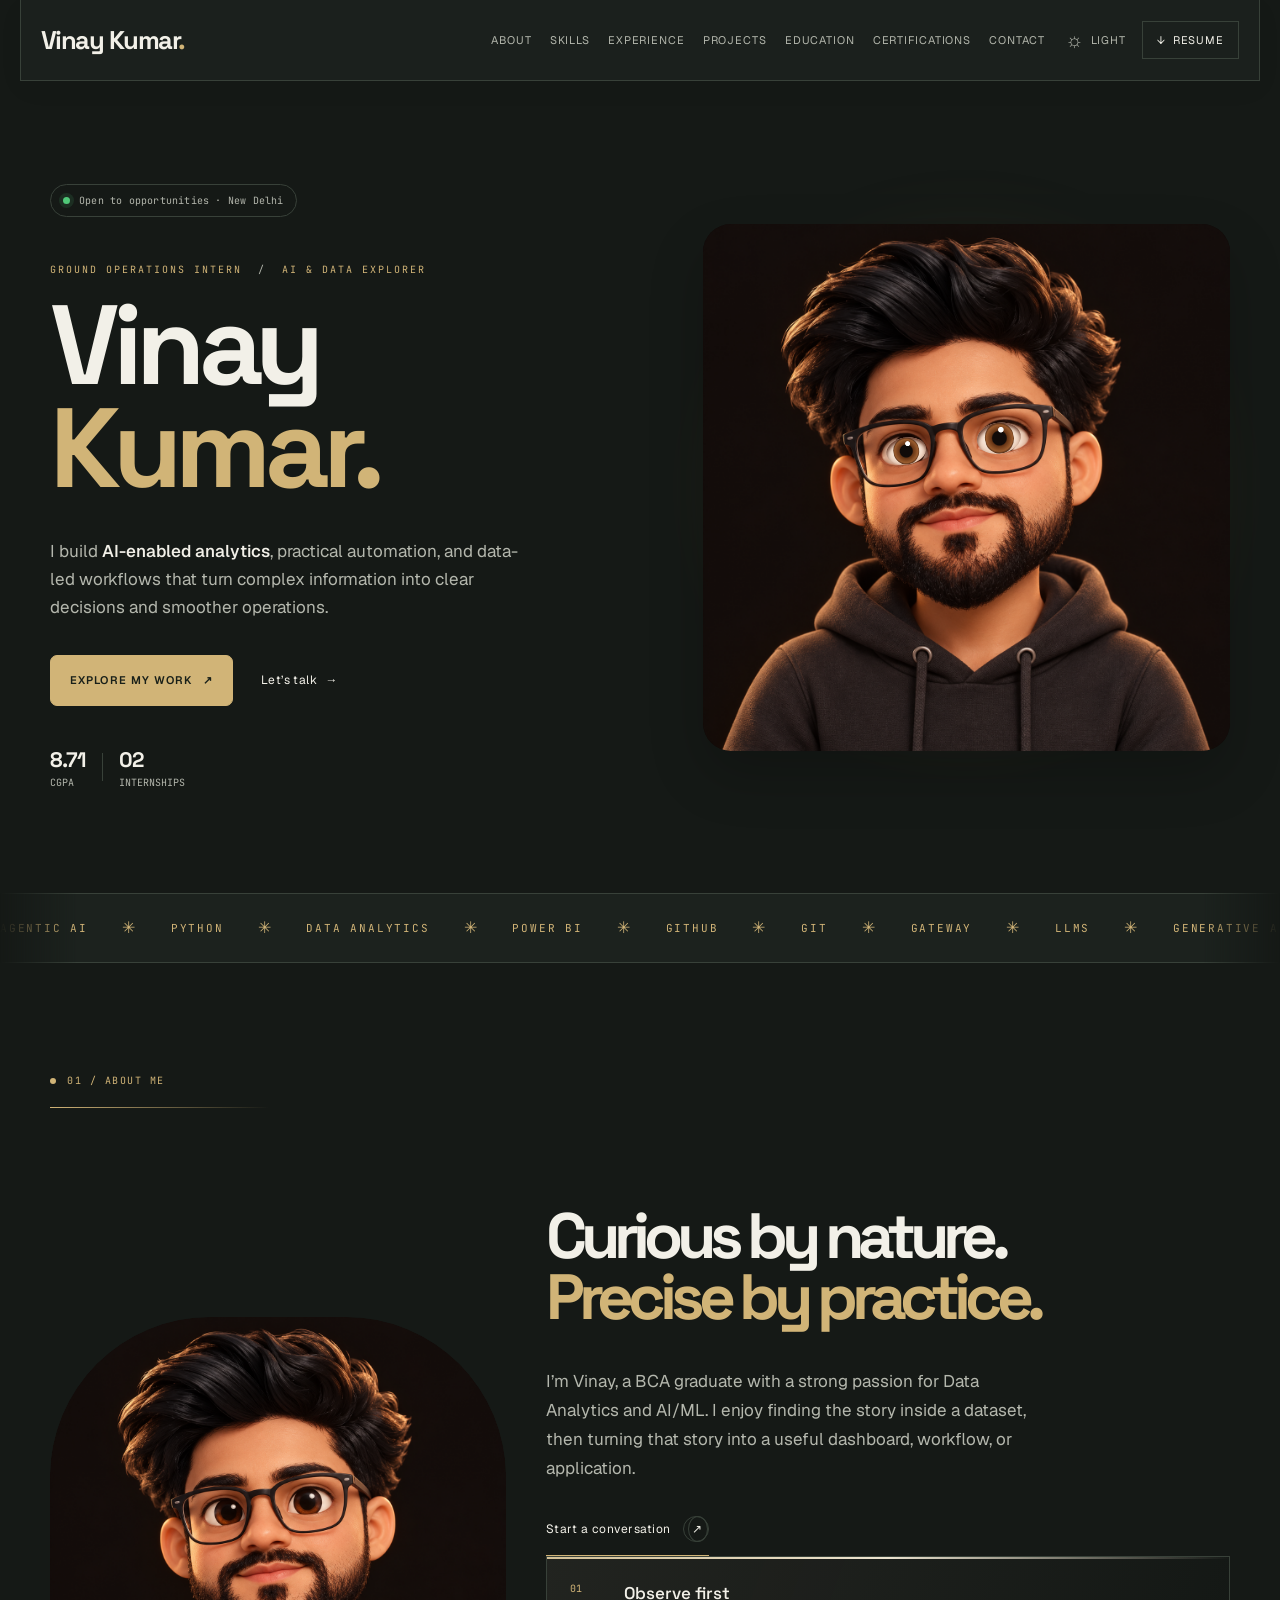
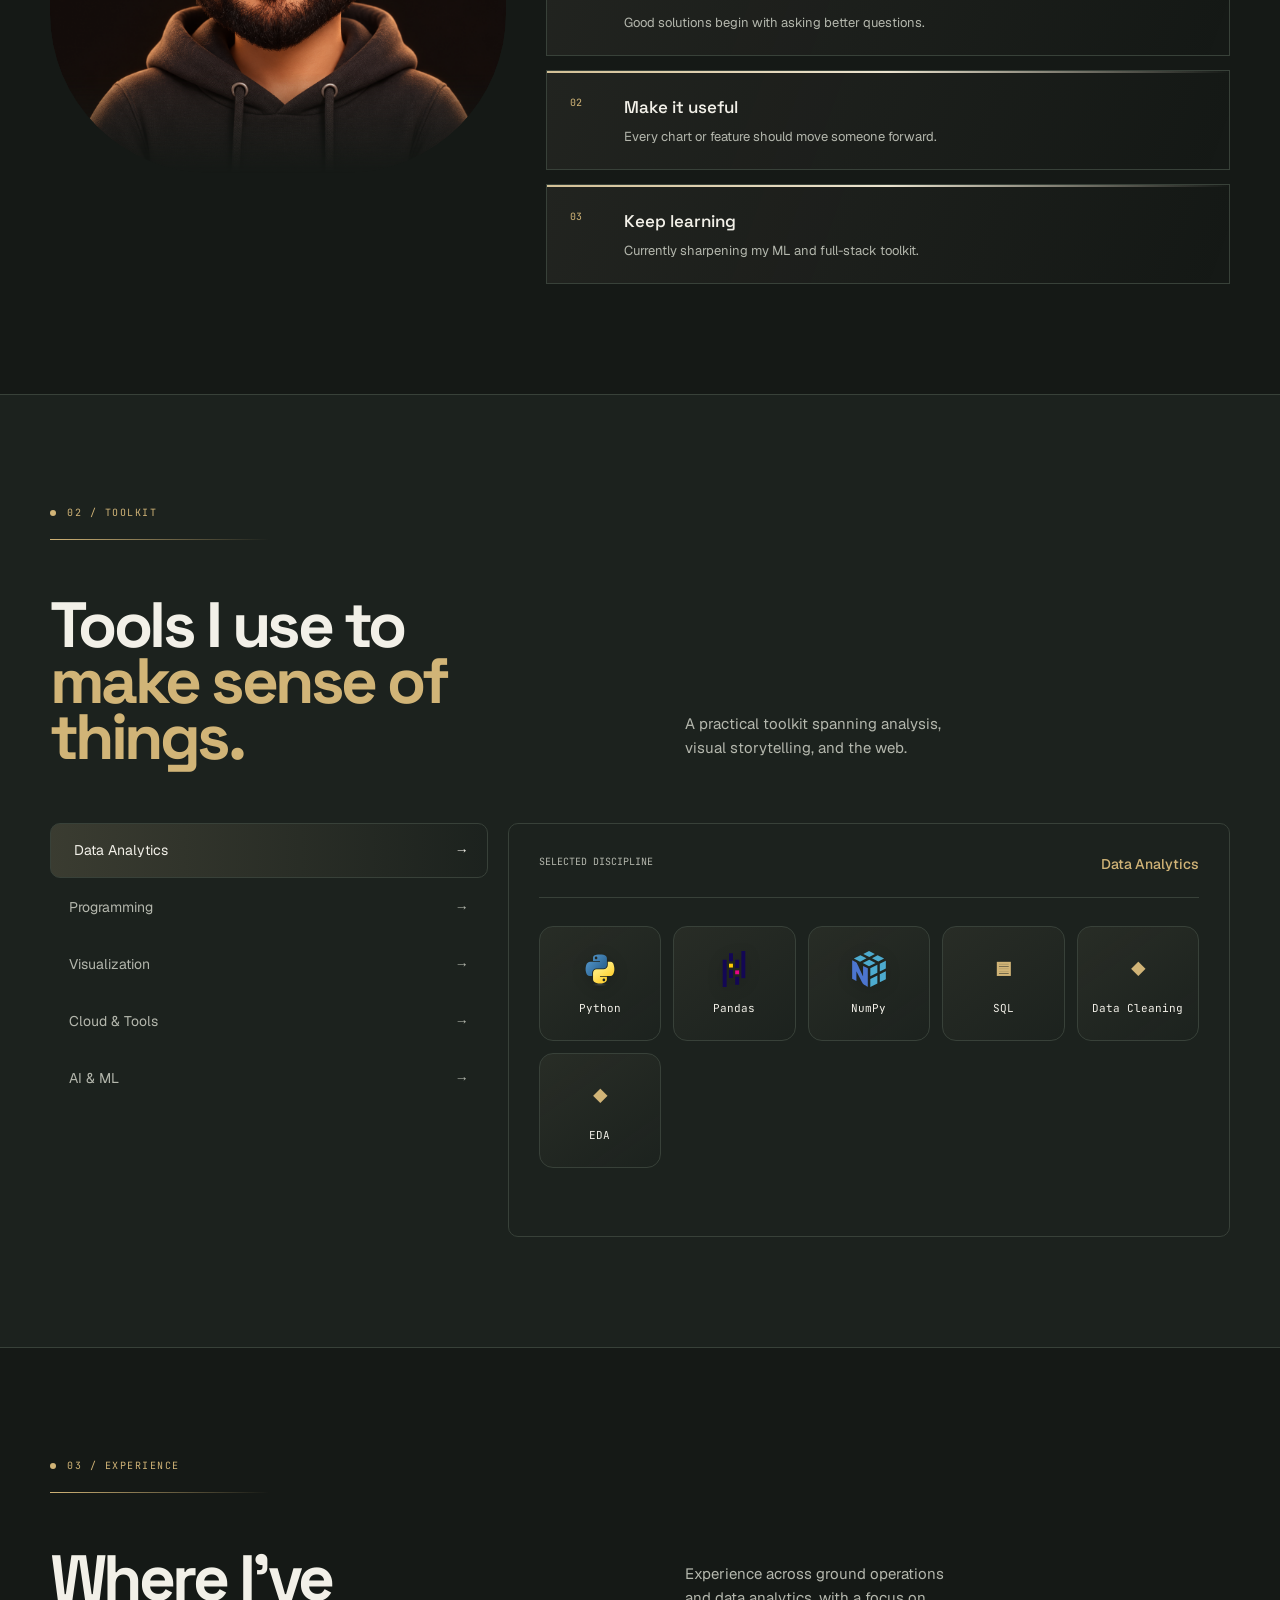
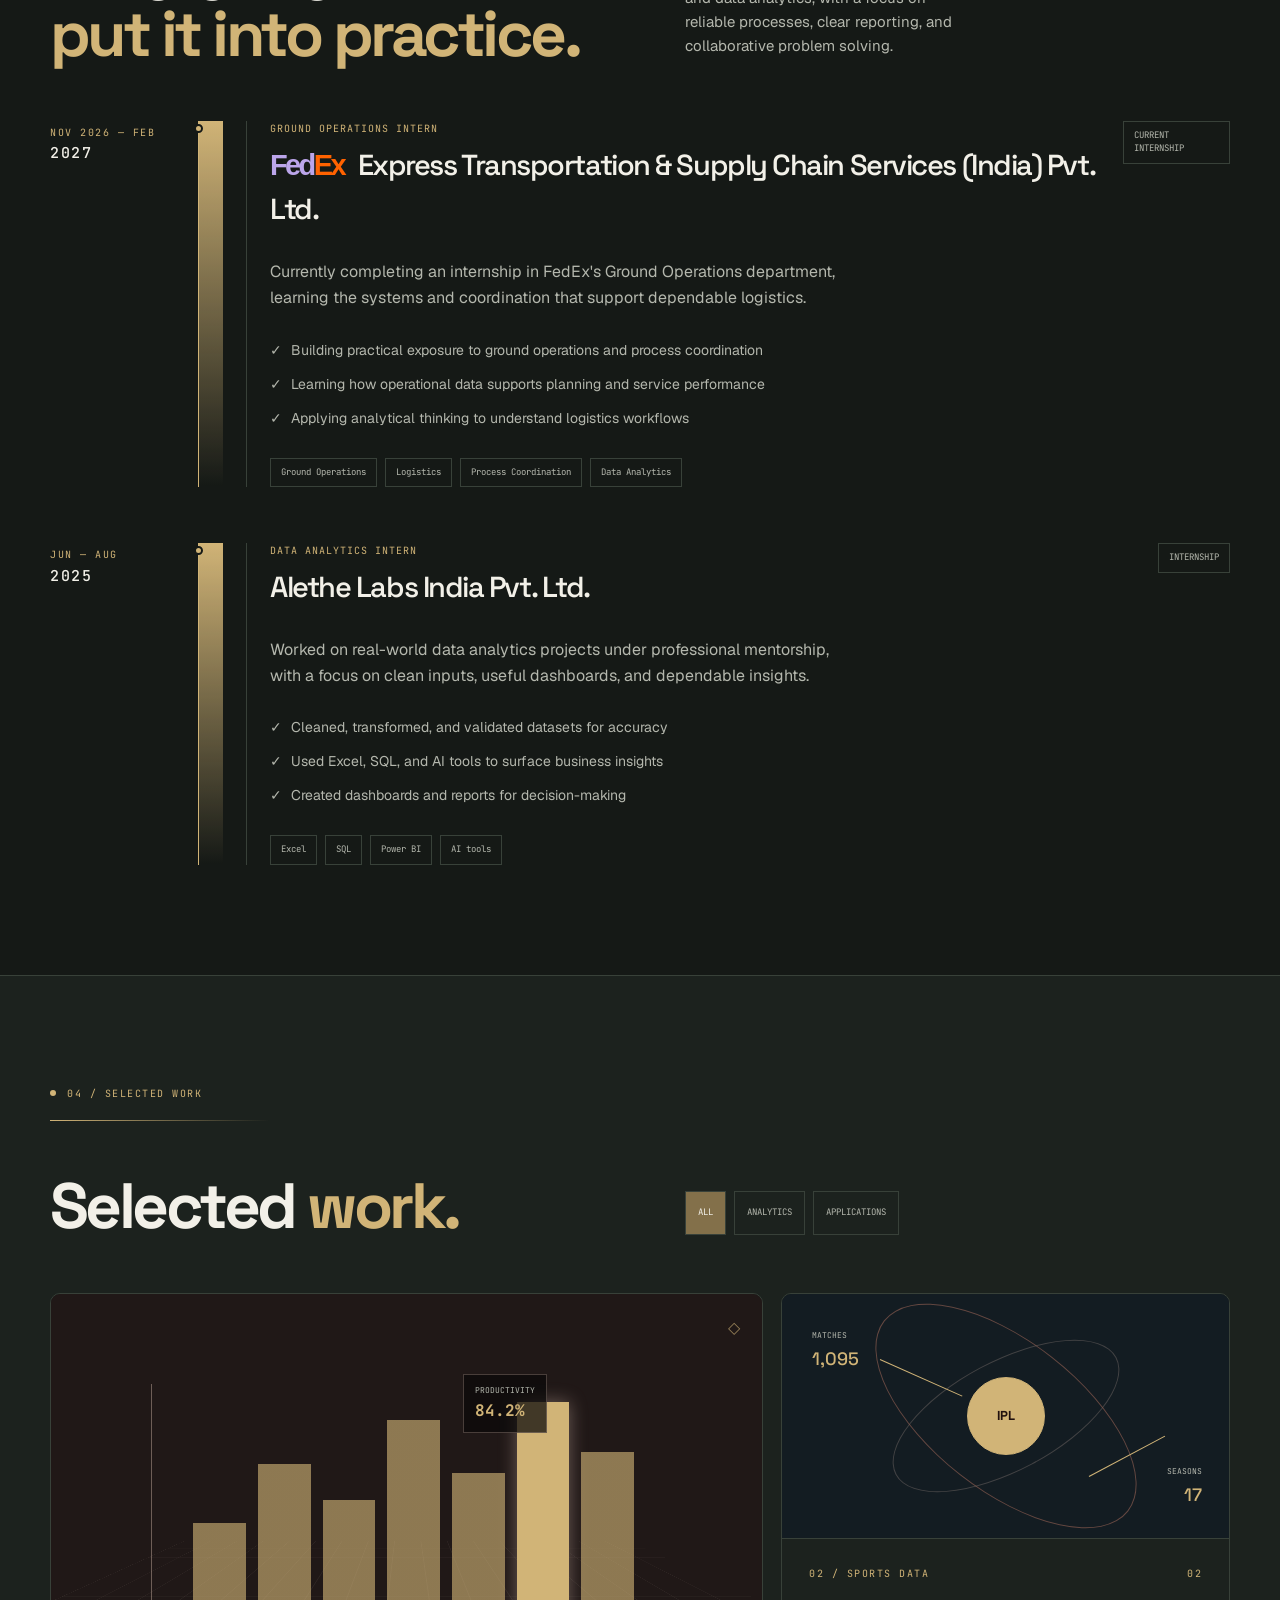
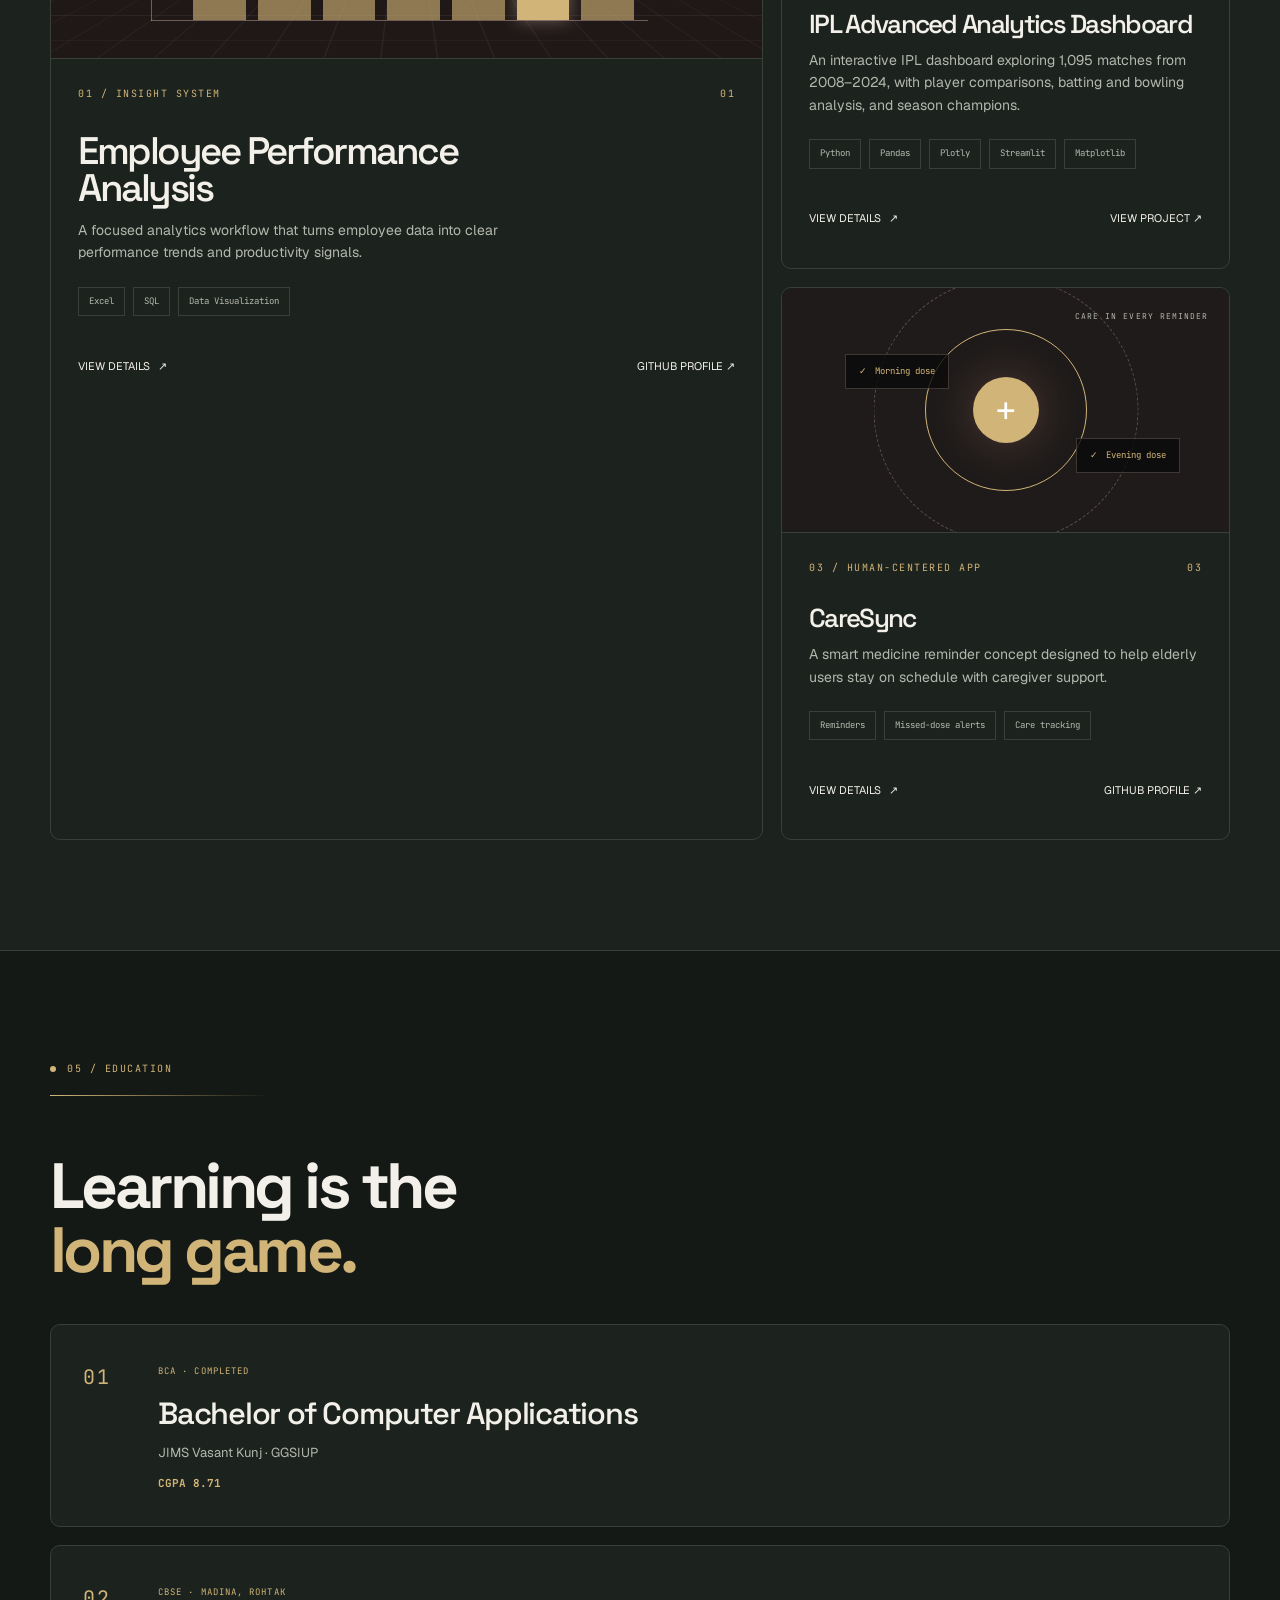
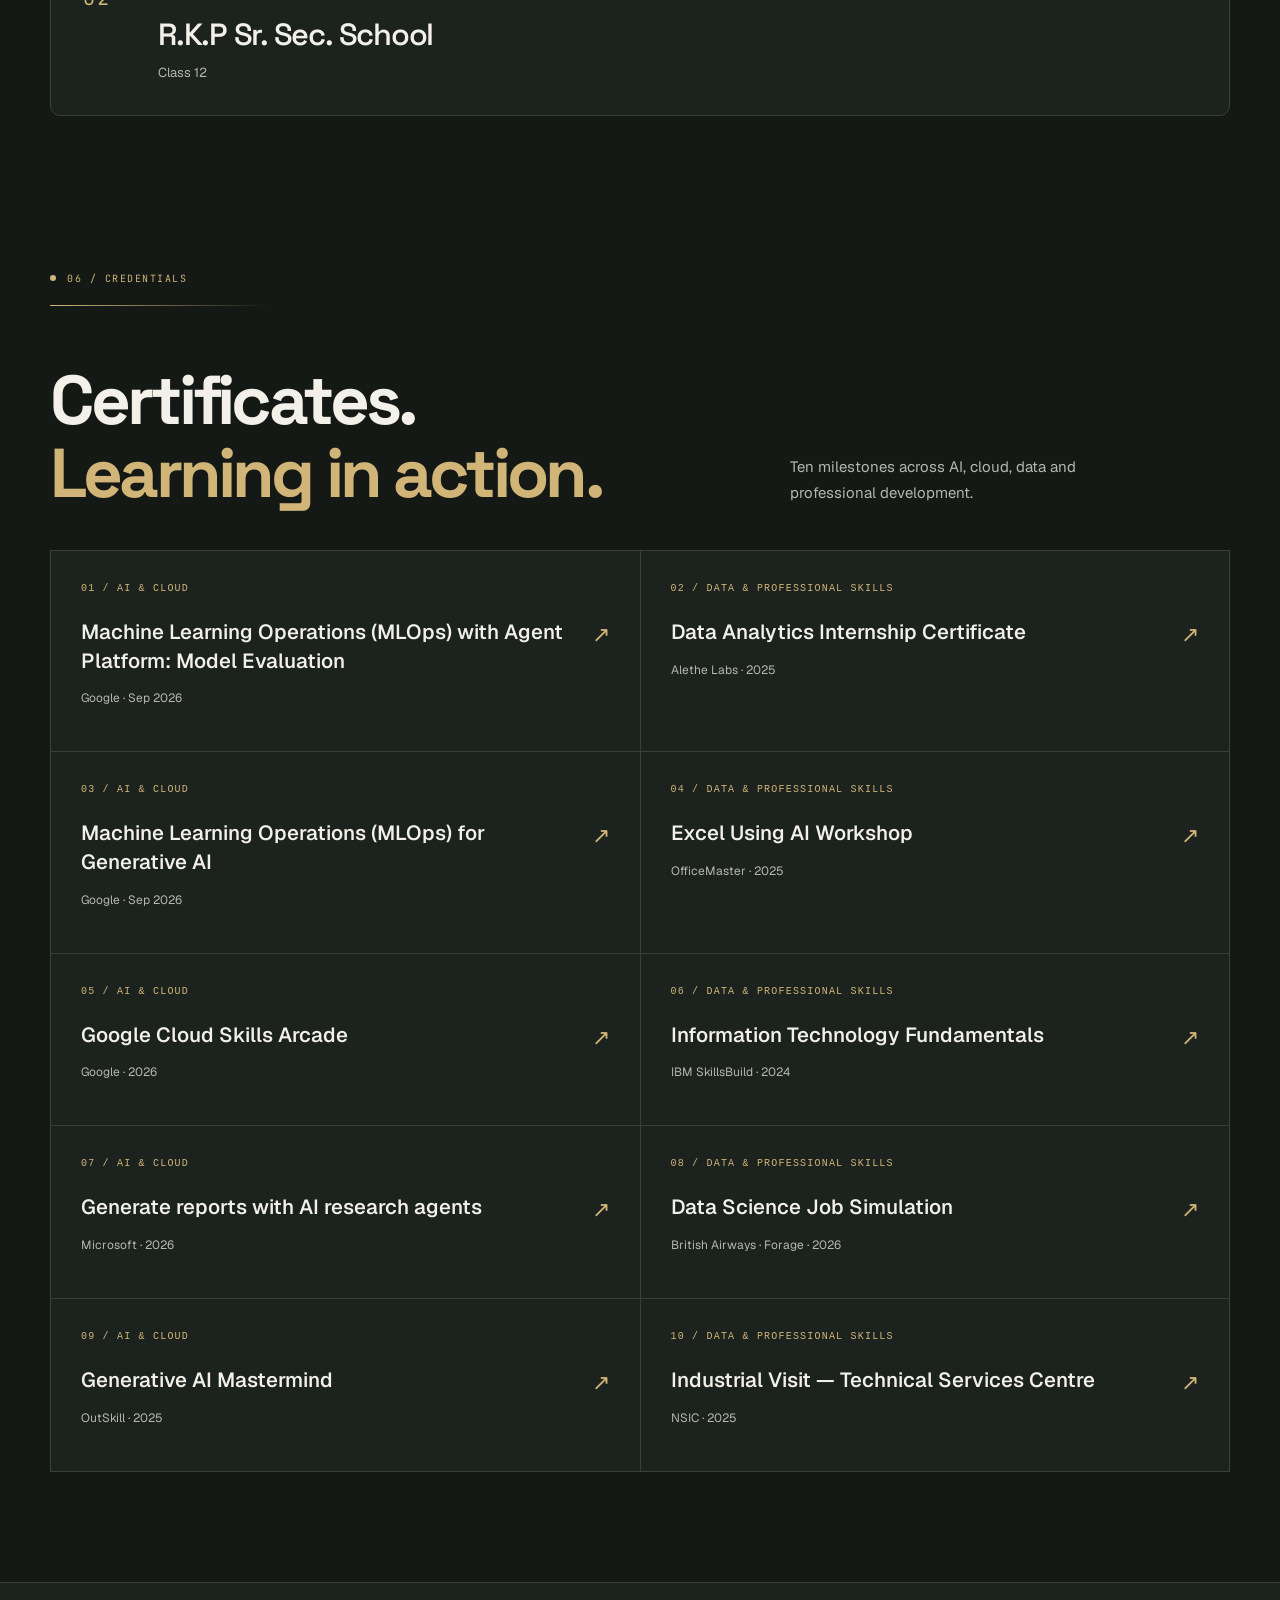
<file: index.html>
<!doctype html>
<html lang="en" class="dark">
  <head>
    <meta charset="utf-8" />
    <meta name="viewport" content="width=device-width,initial-scale=1" />
    <title>Vinay Kumar Portfolio</title>
    <meta property="og:title" content="Vinay Kumar Portfolio" />
    <meta property="og:site_name" content="Vinay Kumar Portfolio" />
   <meta
        name="description"
        content="Explore Vinay Kumar's portfolio, featuring data analytics projects, Python, Power BI, AI skills, certifications, and a completed BCA degree."
/>
<meta
  property="og:description"
  content="Explore Vinay Kumar's portfolio, featuring data analytics projects, Python, Power BI, AI skills, certifications, and a completed BCA degree."
/>
    <link rel="icon" href="assets/favicon.svg" type="image/svg+xml" />
    <link rel="stylesheet" href="styles.css" />
    <link rel="stylesheet" href="updates.css" />
    <script src="script.js" defer></script>
  <link rel="stylesheet" href="motion.css" /><script src="motion.js" defer></script></head>
  <body>
    <div class="portfolio-shell" data-testid="portfolio-page">
      <header class="site-header" data-testid="site-header">
        <button class="brand-mark" data-testid="brand-home-button" aria-label="Go to home">
          Vinay Kumar<span>.</span>
        </button>
        <nav class="desktop-nav" data-testid="primary-navigation" aria-label="Primary navigation">
          <button data-testid="nav-about-link">About</button
          ><button data-testid="nav-skills-link">Skills</button
          ><button data-testid="nav-experience-link">Experience</button
          ><button data-testid="nav-projects-link">Projects</button
          ><button data-testid="nav-education-link">Education</button
          ><button data-testid="nav-certifications-link">Certifications</button
          ><button data-testid="nav-contact-link">Contact</button>
        </nav>
        <div class="header-actions" data-testid="header-actions">
          <button
            class="theme-toggle"
            data-testid="theme-toggle-button"
            aria-label="Toggle color theme"
          >
            <span size="16" aria-hidden="true">☼</span><span>Light</span></button
          ><a
            class="header-resume"
            href="assets/vinaykumarresume.pdf"
            data-document-title="Vinay Kumar - Resume"
            data-testid="header-resume-link"
            ><span size="15" aria-hidden="true">↓</span> Resume</a
          ><button
            class="mobile-menu-button"
            data-testid="mobile-menu-toggle"
            aria-label="Toggle menu"
          >
            <span aria-hidden="true">☰</span>
          </button>
        </div>
      </header>
      <main>
        <section id="home" class="hero-section page-container" data-testid="hero-section">
          <div class="hero-copy">
            <div class="availability-pill" data-testid="hero-availability-status">
              <span></span> Open to opportunities · New Delhi
            </div>
            <p class="hero-kicker" data-testid="hero-kicker">
              GROUND OPERATIONS INTERN <span>/</span> AI &amp; DATA EXPLORER
            </p>
            <h1 data-testid="hero-name-heading">Vinay<br /><em>Kumar.</em></h1>
            <p class="hero-intro" data-testid="hero-intro">
              I build <strong>AI-enabled analytics</strong>, practical automation, and data-led
              workflows that turn complex information into clear decisions and smoother operations.
            </p>
            <div class="hero-cta-row" data-testid="hero-actions">
              <button class="button button--accent" data-testid="hero-projects-button">
                Explore my work <span size="17" aria-hidden="true">↗</span></button
              ><button class="text-link" data-testid="hero-contact-button">
                Let’s talk <span size="16" aria-hidden="true">→</span>
              </button>
            </div>
            <div class="hero-proof" data-testid="hero-proof-points">
              <span><strong>8.71</strong> CGPA</span><i></i
              ><span><strong>02</strong> internships</span>
            </div>
          </div>
          <div class="hero-portrait-wrap" data-testid="hero-portrait-wrap">
            <div class="portrait-glow"></div>
            <div class="portrait-frame">
              <img
                src="assets/vinay-avatar.png"
                alt="Vinay Kumar, illustrated as a cap-free 3D avatar" fetchpriority="high" width="1254" height="1254"
                data-testid="hero-portrait-image"
              />
            </div>
            
          </div>
        </section>
        <div class="marquee-strip" aria-label="Skills" data-testid="capability-marquee">
          <div class="marquee-track"><div class="marquee-group"><span>Agentic AI</span><i aria-hidden="true">✳</i><span>Python</span><i aria-hidden="true">✳</i><span>Data Analytics</span><i aria-hidden="true">✳</i><span>Power BI</span><i aria-hidden="true">✳</i><span>GitHub</span><i aria-hidden="true">✳</i><span>Git</span><i aria-hidden="true">✳</i><span>Gateway</span><i aria-hidden="true">✳</i><span>LLMs</span><i aria-hidden="true">✳</i><span>Generative AI</span><i aria-hidden="true">✳</i><span>SQL</span><i aria-hidden="true">✳</i><span>Pandas</span><i aria-hidden="true">✳</i><span>NumPy</span><i aria-hidden="true">✳</i><span>Excel</span><i aria-hidden="true">✳</i><span>Machine Learning</span><i aria-hidden="true">✳</i><span>AI Automation</span><i aria-hidden="true">✳</i><span>JavaScript</span><i aria-hidden="true">✳</i></div><div class="marquee-group" aria-hidden="true"><span>Agentic AI</span><i aria-hidden="true">✳</i><span>Python</span><i aria-hidden="true">✳</i><span>Data Analytics</span><i aria-hidden="true">✳</i><span>Power BI</span><i aria-hidden="true">✳</i><span>GitHub</span><i aria-hidden="true">✳</i><span>Git</span><i aria-hidden="true">✳</i><span>Gateway</span><i aria-hidden="true">✳</i><span>LLMs</span><i aria-hidden="true">✳</i><span>Generative AI</span><i aria-hidden="true">✳</i><span>SQL</span><i aria-hidden="true">✳</i><span>Pandas</span><i aria-hidden="true">✳</i><span>NumPy</span><i aria-hidden="true">✳</i><span>Excel</span><i aria-hidden="true">✳</i><span>Machine Learning</span><i aria-hidden="true">✳</i><span>AI Automation</span><i aria-hidden="true">✳</i><span>JavaScript</span><i aria-hidden="true">✳</i></div></div>
        </div>
        <section id="about" class="content-section page-container" data-testid="about-section">
          <div class="section-label" data-testid="about-section-label">
            <span class="section-label__dot"></span><span>01 / About me</span>
          </div>
          <div class="about-avatar" aria-hidden="true"><img src="assets/vinay-avatar.png" alt="" loading="lazy" width="1254" height="1254" /></div><div class="about-layout">
            <div class="about-lead">
              <h2 data-testid="about-heading">
                Curious by nature.<br /><em>Precise by practice.</em>
              </h2>
              <p data-testid="about-summary">
                I’m Vinay, a BCA graduate with a strong passion for Data Analytics and AI/ML. I enjoy
                finding the story inside a dataset, then turning that story into a useful dashboard,
                workflow, or application.
              </p>
              <button class="arrow-link" data-testid="about-contact-link">
                Start a conversation <span><span size="16" aria-hidden="true">↗</span></span>
              </button>
            </div>
            <div class="about-notes" data-testid="about-facts">
              <div class="note-card">
                <span>01</span><strong>Observe first</strong>
                <p>Good solutions begin with asking better questions.</p>
              </div>
              <div class="note-card">
                <span>02</span><strong>Make it useful</strong>
                <p>Every chart or feature should move someone forward.</p>
              </div>
              <div class="note-card">
                <span>03</span><strong>Keep learning</strong>
                <p>Currently sharpening my ML and full-stack toolkit.</p>
              </div>
            </div>
          </div>
        </section>
        <section id="skills" class="content-section skills-section" data-testid="skills-section">
          <div class="page-container">
            <div class="section-label" data-testid="skills-section-label">
              <span class="section-label__dot"></span><span>02 / Toolkit</span>
            </div>
            <div class="section-heading-row">
              <h2 data-testid="skills-heading">
                Tools I use to<br /><em>make sense of things.</em>
              </h2>
              <p data-testid="skills-description">
                A practical toolkit spanning analysis, visual storytelling, and the web.
              </p>
            </div>
            <div class="skills-layout">
              <div
                class="skill-tabs"
                role="tablist"
                aria-label="Skill categories"
                data-testid="skill-category-tabs"
              >
                <button
                  class="is-active"
                  data-testid="skill-tab-data-analytics"
                  role="tab"
                  aria-selected="true"
                >
                  Data Analytics<span size="15" aria-hidden="true">→</span></button
                ><button class="" data-testid="skill-tab-programming" role="tab">
                  Programming<span size="15" aria-hidden="true">→</span></button
                ><button class="" data-testid="skill-tab-visualization" role="tab">
                  Visualization<span size="15" aria-hidden="true">→</span></button
                ><button class="" data-testid="skill-tab-cloud-and-tools" role="tab">
                  Cloud & Tools<span size="15" aria-hidden="true">→</span></button
                ><button class="" data-testid="skill-tab-ai-and-ml" role="tab">
                  AI & ML<span size="15" aria-hidden="true">→</span>
                </button>
              </div>
              <div class="skill-cloud" data-testid="active-skill-list">
                <div class="skill-cloud__header">
                  <span>Selected discipline</span><strong>Data Analytics</strong>
                </div>
                <div class="skill-tags">
                  <span data-testid="skill-tag-python">Python</span
                  ><span data-testid="skill-tag-pandas">Pandas</span
                  ><span data-testid="skill-tag-numpy">NumPy</span
                  ><span data-testid="skill-tag-sql">SQL</span
                  ><span data-testid="skill-tag-data-cleaning">Data Cleaning</span
                  ><span data-testid="skill-tag-eda">EDA</span>
                </div>
              </div>
            </div>
          </div>
        </section>
        <section
          id="experience"
          class="content-section page-container"
          data-testid="experience-section"
        >
          <div class="section-label" data-testid="experience-section-label">
            <span class="section-label__dot"></span><span>03 / Experience</span>
          </div>
          <div class="section-heading-row">
            <h2 data-testid="experience-heading">Where I’ve<br /><em>put it into practice.</em></h2>
            <p data-testid="experience-description">
              Experience across ground operations and data analytics, with a focus on reliable
              processes, clear reporting, and collaborative problem solving.
            </p>
          </div>
          <div class="experience-item experience-item--fedex" data-testid="experience-item-fedex">
            <div class="experience-date">NOV 2026 — FEB<br /><strong>2027</strong></div>
            <div class="experience-marker"><span></span></div>
            <div class="experience-content">
              <div class="experience-title">
                <div>
                  <p>Ground Operations Intern</p>
                  <h3 data-testid="experience-role-fedex"><span class="fedex-wordmark" role="img" aria-label="FedEx"><b>Fed</b><strong>Ex</strong></span> Express Transportation &amp; Supply Chain Services (India) Pvt. Ltd.</h3>
                </div>
                <span class="experience-badge">Current internship</span>
              </div>
              <p>Currently completing an internship in FedEx's Ground Operations department, learning the systems and coordination that support dependable logistics.</p>
              <ul>
                <li><span size="15" aria-hidden="true">✓</span> Building practical exposure to ground operations and process coordination</li>
                <li><span size="15" aria-hidden="true">✓</span> Learning how operational data supports planning and service performance</li>
                <li><span size="15" aria-hidden="true">✓</span> Applying analytical thinking to understand logistics workflows</li>
              </ul>
              <div class="tag-row"><span>Ground Operations</span><span>Logistics</span><span>Process Coordination</span><span>Data Analytics</span></div>
            </div>
          </div>
          <div class="experience-item" data-testid="experience-item">
            <div class="experience-date">JUN — AUG<br /><strong>2025</strong></div>
            <div class="experience-marker"><span></span></div>
            <div class="experience-content">
              <div class="experience-title">
                <div>
                  <p>Data Analytics Intern</p>
                  <h3 data-testid="experience-role">Alethe Labs India Pvt. Ltd.</h3>
                </div>
                <span class="experience-badge">Internship</span>
              </div>
              <p data-testid="experience-summary">
                Worked on real-world data analytics projects under professional mentorship, with a
                focus on clean inputs, useful dashboards, and dependable insights.
              </p>
              <ul data-testid="experience-highlights">
                <li>
                  <span size="15" aria-hidden="true">✓</span> Cleaned, transformed, and validated
                  datasets for accuracy
                </li>
                <li>
                  <span size="15" aria-hidden="true">✓</span> Used Excel, SQL, and AI tools to
                  surface business insights
                </li>
                <li>
                  <span size="15" aria-hidden="true">✓</span> Created dashboards and reports for
                  decision-making
                </li>
              </ul>
              <div class="tag-row" data-testid="experience-tools">
                <span>Excel</span><span>SQL</span><span>Power BI</span><span>AI tools</span>
              </div>
            </div>
          </div>
        </section>
        <section
          id="projects"
          class="content-section projects-section"
          data-testid="projects-section"
        >
          <div class="page-container">
            <div class="section-label" data-testid="projects-section-label">
              <span class="section-label__dot"></span><span>04 / Selected work</span>
            </div>
            <div class="section-heading-row">
              <h2 data-testid="projects-heading">Selected <em>work.</em></h2>
              <div
                class="filter-row"
                role="tablist"
                aria-label="Project filters"
                data-testid="project-filter-tabs"
              >
                <button
                  class="is-active"
                  data-testid="project-filter-all"
                  role="tab"
                  aria-selected="true"
                >
                  All</button
                ><button class="" data-testid="project-filter-analytics" role="tab">
                  Analytics</button
                ><button class="" data-testid="project-filter-applications" role="tab">
                  Applications
                </button>
              </div>
            </div>
            <div class="projects-grid">
              <article
                layout=""
                class="project-card project-card--employee project-card--featured"
                data-testid="project-card-01"
              >
                <div
                  class="project-visual project-visual--employee"
                  data-testid="employee-analysis-visual"
                >
                  <div class="visual-grid"></div>
                  <div class="visual-axis visual-axis--y"></div>
                  <div class="visual-axis visual-axis--x"></div>
                  <div class="bar-chart">
                    <i style="height: 42%" class=""></i><i style="height: 68%" class=""></i
                    ><i style="height: 52%" class=""></i><i style="height: 87%" class=""></i
                    ><i style="height: 64%" class=""></i
                    ><i style="height: 95%" class="is-active"></i
                    ><i style="height: 73%" class=""></i>
                  </div>
                  <div class="visual-tooltip"><span>productivity</span><strong>84.2%</strong></div>
                  <span class="visual-corner-icon" aria-hidden="true">◇</span>
                </div>
                <div class="project-content">
                  <div class="project-meta"><span>01 / INSIGHT SYSTEM</span><span>01</span></div>
                  <h3 data-testid="project-title-01">Employee Performance Analysis</h3>
                  <p data-testid="project-description-01">
                    A focused analytics workflow that turns employee data into clear performance
                    trends and productivity signals.
                  </p>
                  <div class="tag-row" data-testid="project-tags-01">
                    <span>Excel</span><span>SQL</span><span>Data Visualization</span>
                  </div>
                  <div class="project-actions">
                    <button class="project-link" data-testid="project-details-button-01">
                      View details <span size="16" aria-hidden="true">↗</span></button
                    ><a
                      class="project-link"
                      href="https://github.com/vinaykumar-raoin"
                      target="_blank"
                      rel="noopener noreferrer"
                      >GitHub profile ↗</a
                    >
                  </div>
                </div>
              </article>
              <article
                layout=""
                class="project-card project-card--ipl"
                data-testid="project-card-02"
              >
                <div class="project-visual project-visual--ipl" data-testid="ipl-dashboard-visual">
                  <div class="ipl-orbit ipl-orbit--one"></div>
                  <div class="ipl-orbit ipl-orbit--two"></div>
                  <div class="ipl-ball">IPL</div>
                  <div class="ipl-stat ipl-stat--top">
                    <span>MATCHES</span><b>1,095</b>
                  </div>
                  <div class="ipl-stat ipl-stat--bottom">
                    <span>SEASONS</span><b>17</b>
                  </div>
                  <span class="ipl-line ipl-line--one"></span
                  ><span class="ipl-line ipl-line--two"></span>
                </div>
                <div class="project-content">
                  <div class="project-meta"><span>02 / SPORTS DATA</span><span>02</span></div>
                  <h3 data-testid="project-title-02">IPL Advanced Analytics Dashboard</h3>
                                    <p data-testid="project-description-02">
                    An interactive IPL dashboard exploring 1,095 matches from
                    2008–2024, with player comparisons, batting and bowling
                    analysis, and season champions.
                  </p>
                  <div class="tag-row" data-testid="project-tags-02">
                    <span>Python</span>
                    <span>Pandas</span>
                    <span>Plotly</span>
                    <span>Streamlit</span>
                    <span>Matplotlib</span>
                  </div>
                  <div class="project-actions">
                    <button
                      class="project-link"
                      data-testid="project-details-button-02"
                    >
                      View details <span aria-hidden="true">↗</span>
                    </button>
                    <a
                      class="project-link"
                      href="https://ipl-analytic-dashboard-jdwd7dmq5ppybnrnmfynfp.streamlit.app/"
                      target="_blank"
                      rel="noopener noreferrer"
                    >
                      View project ↗
                    </a>
                  </div>
                  </div>
              </article>
              <article
                layout=""
                class="project-card project-card--caresync"
                data-testid="project-card-03"
              >
                <div class="project-visual project-visual--caresync" data-testid="caresync-visual">
                  <div class="care-ring care-ring--outer"></div>
                  <div class="care-ring care-ring--inner"></div>
                  <div class="care-pill">
                    <span size="18" strokeWidth="3" aria-hidden="true">✓</span
                    ><span>Morning dose</span>
                  </div>
                  <div class="care-pill care-pill--second">
                    <span size="18" strokeWidth="3" aria-hidden="true">✓</span
                    ><span>Evening dose</span>
                  </div>
                  <div class="care-heart">+</div>
                  <span class="care-caption">care in every reminder</span>
                </div>
                <div class="project-content">
                  <div class="project-meta">
                    <span>03 / HUMAN-CENTERED APP</span><span>03</span>
                  </div>
                  <h3 data-testid="project-title-03">CareSync</h3>
                  <p data-testid="project-description-03">
                    A smart medicine reminder concept designed to help elderly users stay on
                    schedule with caregiver support.
                  </p>
                  <div class="tag-row" data-testid="project-tags-03">
                    <span>Reminders</span><span>Missed-dose alerts</span><span>Care tracking</span>
                  </div>
                  <div class="project-actions">
                    <button class="project-link" data-testid="project-details-button-03">
                      View details <span size="16" aria-hidden="true">↗</span></button
                    ><a
                      class="project-link"
                      href="https://github.com/vinaykumar-raoin"
                      target="_blank"
                      rel="noopener noreferrer"
                      >GitHub profile ↗</a
                    >
                  </div>
                </div>
              </article>
            </div>
          </div>
        </section>
        <section id="education" class="content-section page-container education-full" data-testid="education-section">
          <div class="section-label"><span class="section-label__dot"></span><span>05 / Education</span></div>
          <h2 data-testid="education-heading">Learning is the<br /><em>long game.</em></h2>
          <div class="education-wide-list">
            <div class="education-card" data-testid="education-card">
              <span class="education-number" aria-hidden="true">01</span>
              <div><span>BCA · COMPLETED</span><h3>Bachelor of Computer Applications</h3><p>JIMS Vasant Kunj · GGSIUP</p><strong>CGPA 8.71</strong></div>
            </div>
            <div class="education-card" data-testid="school-card">
              <span class="education-number" aria-hidden="true">02</span>
              <div><span>CBSE · MADINA, ROHTAK</span><h3>R.K.P Sr. Sec. School</h3><p>Class 12</p></div>
            </div>
          </div>
        </section>
        <section id="certifications" class="content-section page-container credentials-section" aria-labelledby="credentials-title">
          <div class="section-label"><span class="section-label__dot"></span><span>06 / Credentials</span></div>
          <div class="section-heading-row credentials-heading">
            <h2 id="credentials-title">Certificates.<br /><em>Learning in action.</em></h2>
            <p>Ten milestones across AI, cloud, data and professional development.</p>
          </div>
          <div class="credentials-grid" data-testid="certifications-list">
            <article class="credential-tile"><span class="credential-number">01 / AI & CLOUD</span>
<a class="certification-row"
                     href="https://www.skills.google/public_profiles/336349b6-4f80-4316-b5c3-5b4c0ec5d795/badges/28119486"
                     target="_blank" rel="noopener noreferrer">
                    <div>
                      <strong>Machine Learning Operations (MLOps) with Agent Platform: Model Evaluation</strong>
                      <span>Google · Sep 2026</span>
                    </div>
                    <span aria-hidden="true">↗</span>
                  </a>
            </article>
            <article class="credential-tile"><span class="credential-number">02 / DATA & PROFESSIONAL SKILLS</span>
<a class="certification-row"
                     href="assets/alethe-labs-internship.pdf"
                     target="_blank" rel="noopener noreferrer">
                    <div>
                      <strong>Data Analytics Internship Certificate</strong>
                      <span>Alethe Labs · 2025</span>
                    </div>
                    <span aria-hidden="true">↗</span>
                  </a>
            </article>
            <article class="credential-tile"><span class="credential-number">03 / AI & CLOUD</span>
<a class="certification-row"
                     href="https://www.skills.google/public_profiles/336349b6-4f80-4316-b5c3-5b4c0ec5d795/badges/28119384"
                     target="_blank" rel="noopener noreferrer">
                    <div>
                      <strong>Machine Learning Operations (MLOps) for Generative AI</strong>
                      <span>Google · Sep 2026</span>
                    </div>
                    <span aria-hidden="true">↗</span>
                  </a>
            </article>
            <article class="credential-tile"><span class="credential-number">04 / DATA & PROFESSIONAL SKILLS</span>
<a class="certification-row"
                     href="assets/excel-using-ai.pdf"
                     target="_blank" rel="noopener noreferrer">
                    <div>
                      <strong>Excel Using AI Workshop</strong>
                      <span>OfficeMaster · 2025</span>
                    </div>
                    <span aria-hidden="true">↗</span>
                  </a>
            </article>
            <article class="credential-tile"><span class="credential-number">05 / AI & CLOUD</span>
<a class="certification-row"
                     href="https://www.skills.google/public_profiles/336349b6-4f80-4316-b5c3-5b4c0ec5d795/badges/24257101"
                     target="_blank" rel="noopener noreferrer">
                    <div>
                      <strong>Google Cloud Skills Arcade</strong>
                      <span>Google · 2026</span>
                    </div>
                    <span aria-hidden="true">↗</span>
                  </a>
            </article>
            <article class="credential-tile"><span class="credential-number">06 / DATA & PROFESSIONAL SKILLS</span>
<a class="certification-row"
                     href="assets/ibm-it-fundamentals.pdf"
                     target="_blank" rel="noopener noreferrer">
                    <div>
                      <strong>Information Technology Fundamentals</strong>
                      <span>IBM SkillsBuild · 2024</span>
                    </div>
                    <span aria-hidden="true">↗</span>
                  </a>
            </article>
            <article class="credential-tile"><span class="credential-number">07 / AI & CLOUD</span>
<a class="certification-row"
                     href="https://learn.microsoft.com/api/credentials/share/en-in/VinayKumar-0509/11AA3CEFEB3701FB?sharingId=68BECC2D4AD1C259"
                     target="_blank" rel="noopener noreferrer">
                    <div>
                      <strong>Generate reports with AI research agents</strong>
                      <span>Microsoft · 2026</span>
                    </div>
                    <span aria-hidden="true">↗</span>
                  </a>
            </article>
            <article class="credential-tile"><span class="credential-number">08 / DATA & PROFESSIONAL SKILLS</span>
<a class="certification-row"
                     href="assets/british-airways.pdf"
                     target="_blank" rel="noopener noreferrer">
                    <div>
                      <strong>Data Science Job Simulation</strong>
                      <span>British Airways · Forage · 2026</span>
                    </div>
                    <span aria-hidden="true">↗</span>
                  </a>
            </article>
            <article class="credential-tile"><span class="credential-number">09 / AI & CLOUD</span>
<a class="certification-row"
                     href="assets/generative-ai.pdf"
                     target="_blank" rel="noopener noreferrer">
                    <div>
                      <strong>Generative AI Mastermind</strong>
                      <span>OutSkill · 2025</span>
                    </div>
                    <span aria-hidden="true">↗</span>
                  </a>
            </article>
            <article class="credential-tile"><span class="credential-number">10 / DATA & PROFESSIONAL SKILLS</span>
<a class="certification-row"
                     href="assets/nsic-industrial-visit.pdf"
                     target="_blank" rel="noopener noreferrer">
                    <div>
                      <strong>Industrial Visit — Technical Services Centre</strong>
                      <span>NSIC · 2025</span>
                    </div>
                    <span aria-hidden="true">↗</span>
                  </a>
            </article>
          </div>
        </section>
        <section id="contact" class="contact-section" data-testid="contact-section">
          <div class="page-container">
            <div class="section-label" data-testid="contact-section-label">
              <span class="section-label__dot"></span><span>07 / Contact</span>
            </div>
            <div class="contact-layout">
              <div class="contact-copy">
                <h2 data-testid="contact-heading">
                  Have a question,<br /><em>idea, or dataset?</em>
                </h2>
                <p data-testid="contact-description">
                  I’m always open to thoughtful conversations about data, technology, and building
                  things that help people.
                </p>
                <div class="contact-links" data-testid="contact-links">
                  <a href="mailto:raoovinayyy@gmail.com" data-testid="contact-email-link"
                    ><span class="contact-icon"><svg class="contact-brand" viewBox="0 0 24 24" aria-hidden="true"><path fill="#4285f4" d="M2 6h4v14H2z"/><path fill="#34a853" d="M18 6h4v14h-4z"/><path fill="#ea4335" d="M2 4h3l7 5 7-5h3v5l-10 7L2 9z"/><path fill="#fbbc04" d="M18 7l4-3v5l-4 3z"/><path fill="#c5221f" d="M2 4l4 3v5L2 9z"/></svg></span><span><small>Gmail</small>raoovinayyy@gmail.com</span
                    ><span size="16" aria-hidden="true">↗</span></a
                  ><a
                    href="https://linkedin.com/in/vinaykumar-raoo/"
                    target="_blank"
                    rel="noreferrer"
                    data-testid="contact-linkedin-link"
                    ><span class="contact-icon"><svg class="contact-brand" viewBox="0 0 24 24" aria-hidden="true"><rect width="24" height="24" rx="4" fill="#0a66c2"/><path fill="white" d="M5 9h3v10H5zm1.5-5a1.7 1.7 0 1 0 0 3.4 1.7 1.7 0 0 0 0-3.4M10 9h3v1.4c1-2 6-2.5 6 2.7V19h-3v-5.2c0-2.4-3-2.2-3 0V19h-3z"/></svg></span><span><small>LinkedIn</small>LinkedIn profile</span
                    ><span size="16" aria-hidden="true">↗</span></a
                  ><a
                    href="https://github.com/vinaykumar-rao"
                    target="_blank"
                    rel="noopener noreferrer"
                    data-testid="contact-github-link"
                    ><span class="contact-icon"><img class="contact-brand contact-brand--github" src="assets/icons/github.svg" width="26" height="26" alt="" /></span><span><small>GitHub</small>vinaykumar-rao</span
                    ><span aria-hidden="true">↗</span></a
                  >
                </div>
              </div>
              <form
                action="https://formsubmit.co/raoovinayyy@gmail.com"
                method="POST"
                class="contact-form"
                data-testid="contact-form"
              >
                <div class="form-heading">
                  <span>01 — Quick note</span><strong>Send a message</strong>
                </div>
                <label for="contact-name"
                  >Your name<input
                    id="contact-name"
                    name="name"
                    required
                    maxlength="100"
                    value=""
                    placeholder="e.g. Priya Sharma"
                    data-testid="contact-name-input" /></label
                ><label for="contact-email"
                  >Your email<input
                    id="contact-email"
                    name="email"
                    required
                    maxlength="254"
                    type="email"
                    value=""
                    placeholder="you@company.com"
                    data-testid="contact-email-input" /></label
                ><label for="contact-message"
                  >Your message<textarea
                    id="contact-message"
                    name="message"
                    required
                    maxlength="5000"
                    value=""
                    placeholder="Tell me a little about what you’re working on..."
                    rows="4"
                    data-testid="contact-message-input"
                  ></textarea></label
                ><button
                  class="button button--light form-submit"
                  type="submit"
                  data-testid="contact-submit-button"
                >
                  Send message <span size="17" aria-hidden="true">↗</span>
                </button>
                <p class="form-note" data-testid="contact-form-note">
                  Send a message directly to my inbox.
                </p>
                <input
                  type="text"
                  name="_honey"
                  class="honey"
                  tabindex="-1"
                  autocomplete="off"
                  aria-hidden="true"
                /><input type="hidden" name="_subject" value="New portfolio enquiry" />
                <p id="form-status" role="status" aria-live="polite"></p>
              </form>
            </div>
          </div>
        </section>
      </main>
      <footer class="site-footer page-container" data-testid="site-footer">
        <div class="footer-brand" data-testid="footer-brand">Vinay Kumar<span>.</span></div>
        <p data-testid="footer-note">Built with curiosity, data, and a little bit of coffee.</p>
        <div class="footer-right">
          <span data-testid="footer-copyright">© 2026 Vinay Kumar</span
          ><button data-testid="footer-back-to-top">
            Back to top <span size="15" class="rotate-180" aria-hidden="true">◇</span>
          </button>
        </div>
      </footer>
    </div>
    <dialog id="project-dialog" aria-labelledby="dialog-title">
      <button class="dialog-close" aria-label="Close project details">×</button>
      <p class="section-label">PROJECT DETAILS</p>
      <h2 id="dialog-title"></h2>
      <p id="dialog-description"></p>
      <ul id="dialog-points"></ul>
      <a
        class="button button--accent"
        href="https://github.com/vinaykumar-raoin"
        target="_blank"
        rel="noopener noreferrer"
        >GitHub profile ↗</a
      >
    </dialog>
    <dialog id="document-dialog" class="document-dialog" aria-labelledby="document-title">
      <div class="document-dialog__header">
        <strong id="document-title">Document preview</strong>
        <div class="document-dialog__actions">
          <a id="document-download" download>Download</a>
          <a id="document-open" target="_blank" rel="noopener noreferrer">Open in new tab</a>
          <button id="document-close" class="dialog-close" type="button" aria-label="Close document preview">×</button>
        </div>
      </div>
      <iframe id="document-frame" title="Document preview"></iframe>
    </dialog>
    <dialog
      id="submission-dialog"
      class="submission-dialog"
      aria-labelledby="submission-title"
      aria-describedby="submission-description"
    >
      <button
        id="submission-close"
        class="submission-close"
        type="button"
        aria-label="Close confirmation"
      >
        ×
      </button>
      <div class="submission-check" aria-hidden="true">✓</div>
      <p class="submission-eyebrow">MESSAGE RECEIVED</p>
      <h2 id="submission-title">Form submitted<br />successfully.</h2>
      <p id="submission-description">Vinay will contact you soon.</p>
      <button id="submission-done" class="submission-done" type="button" autofocus>
        Back to portfolio <span aria-hidden="true">↗</span>
      </button>
    </dialog>
  </body>
</html>
</file>
<file: updates.css>
html {
  scroll-behavior: smooth;
}
body {
  margin: 0;
}
*,
*::before,
*::after {
  box-sizing: border-box;
}
button,
a,
input,
textarea {
  -webkit-tap-highlight-color: transparent;
}
button,
a {
  touch-action: manipulation;
}
button {
  min-height: 44px;
}
a:focus-visible,
button:focus-visible,
input:focus-visible,
textarea:focus-visible {
  outline: 2px solid #c99986;
  outline-offset: 5px;
}
img {
  max-width: 100%;
  height: auto;
}
.brand-mark {
  font-size: clamp(19px, 2vw, 26px);
  white-space: nowrap;
  letter-spacing: -0.06em;
}
.desktop-nav {
  gap: 18px;
  margin-right: 20px;
}
.certification-row {
  display: flex;
  gap: 18px;
  color: inherit;
  text-decoration: none;
  min-height: 88px;
}
.certification-row > div {
  flex: 1;
  min-width: 0;
}
.certification-row > span:last-child {
  color: var(--clay);
}
.certification-row:hover strong {
  text-decoration: underline;
  text-underline-offset: 4px;
}
.certification-row strong {
  overflow-wrap: anywhere;
}
.project-link {
  display: inline-flex;
  align-items: center;
  gap: 8px;
  min-height: 44px;
}
.project-card[hidden] {
  display: none;
}
.contact-links a {
  overflow-wrap: anywhere;
}
.contact-form input,
.contact-form textarea {
  font-size: 16px;
}
.honey {
  position: absolute !important;
  left: -10000px !important;
  width: 1px;
  height: 1px;
}
#form-status {
  color: #f3ded4;
  font-size: 14px;
  line-height: 1.6;
}
button:disabled {
  opacity: 0.6;
  cursor: wait;
}
dialog {
  color: #eee4dd;
  background: #191513;
  border: 1px solid #795c50;
  width: min(600px, calc(100% - 32px));
  max-height: 85dvh;
  padding: 40px;
  margin: auto;
  line-height: 1.7;
}
dialog::backdrop {
  background: #000b;
  backdrop-filter: blur(5px);
}
dialog h2 {
  font-size: 30px;
  line-height: 1.2;
  margin: 20px 0;
}
dialog ul {
  padding-left: 20px;
  margin: 20px 0 30px;
}
.dialog-close {
  position: absolute;
  right: 12px;
  top: 8px;
  background: none;
  color: inherit;
  border: 0;
  font-size: 30px;
  cursor: pointer;
  min-width: 44px;
}
.theme-toggle > span:first-child {
  display: inline !important;
  font-size: 20px;
}
.hero-kicker {
  line-height: 1.8;
}
.hero-proof {
  justify-content: flex-start;
}
.portrait-frame img {
  width: 100%;
  object-fit: cover;
}
.skill-tags {
  min-height: 120px;
}
.footer-brand {
  font-size: 22px;
  white-space: nowrap;
}
@media (max-width: 1100px) {
  .desktop-nav {
    position: absolute;
    top: 100%;
    left: 0;
    right: 0;
    display: none;
    background: var(--surface);
    padding: 14px;
    border: 1px solid var(--line);
    margin: 0;
    z-index: 100;
  }
  .desktop-nav--open {
    display: flex;
    flex-wrap: wrap;
    justify-content: center;
  }
  .desktop-nav button {
    font-size: 13px;
    padding: 10px 16px;
  }
  .mobile-menu-button {
    display: block;
    min-width: 44px;
    color: var(--ink);
    font-size: 24px;
  }
  .header-actions {
    margin-left: auto;
  }
}
@media (max-width: 700px) {
  .site-header {
    gap: 10px;
  }
  .brand-mark {
    font-size: 23px;
  }
  .header-actions {
    gap: 10px;
  }
  .header-resume {
    display: inline-flex;
    padding: 8px;
    font-size: 11px;
  }
  .theme-toggle {
    min-width: 32px;
  }
  .desktop-nav--open {
    flex-direction: column;
  }
  .hero-copy h1 {
    font-size: clamp(62px, 17vw, 96px);
    line-height: 0.96;
  }
  .hero-section {
    padding-top: 45px;
  }
  .hero-portrait-wrap {
    min-width: 0;
  }
  .hero-proof {
    justify-content: flex-start;
    gap: 24px;
  }
  .certification-row {
    gap: 12px;
  }
  .contact-layout,
  .education-layout,
  .about-layout,
  .skills-layout {
    min-width: 0;
  }
  .contact-form {
    min-width: 0;
  }
  .contact-form input,
  .contact-form textarea {
    width: 100%;
    min-width: 0;
  }
  .site-footer {
    gap: 22px;
  }
  .footer-brand {
    font-size: 20px;
  }
  .portrait-frame {
    max-width: 90%;
  }
  .portrait-float-card {
    right: 0;
  }
  .hero-intro {
    font-size: 16px;
  }
}
@media (max-width: 380px) {
  .header-resume {
    font-size: 10px;
    padding: 4px;
  }
  .header-actions {
    gap: 2px;
  }
  .brand-mark {
    font-size: 20px;
  }
  .hero-cta-row {
    flex-wrap: wrap;
  }
  .contact-links a {
    font-size: 14px;
  }
  .portrait-float-card {
    max-width: 190px;
  }
  .certification-row time {
    font-size: 12px;
  }
}
@media (prefers-reduced-motion: reduce) {
  html {
    scroll-behavior: auto;
  }
  *,
  *::before,
  *::after {
    animation: none !important;
    transition: none !important;
  }
}

.submission-dialog {
  width: min(440px, calc(100% - 32px));
  padding: 42px 32px 32px;
  border: 1px solid #866051;
  border-radius: 12px;
  background: #211815;
  color: #f1e5dc;
  text-align: center;
  font-family: "Geist Variable", Arial, sans-serif;
  box-shadow: 0 24px 90px #0007;
  max-height: calc(100dvh - 32px);
  overflow-y: auto;
}
.submission-dialog::backdrop {
  background: rgba(18, 12, 10, 0.72);
  backdrop-filter: blur(5px);
}
.submission-close {
  position: absolute;
  top: 8px;
  right: 10px;
  width: 44px;
  height: 44px;
  background: transparent;
  border: 0;
  color: #cfb2a3;
  font-size: 28px;
  cursor: pointer;
}
.submission-check {
  display: grid;
  place-items: center;
  width: 58px;
  height: 58px;
  margin: 0 auto 24px;
  border: 1px solid #a77765;
  border-radius: 50%;
  background: #3a2821;
  color: #e5c5b1;
  font-size: 29px;
}
.submission-eyebrow {
  font-family: "JetBrains Mono Variable", monospace;
  font-size: 12px;
  letter-spacing: 0.15em;
  color: #c09580;
  margin: 0;
}
.submission-dialog h2 {
  font-family: "Space Grotesk Variable", Arial, sans-serif;
  font-size: clamp(27px, 6vw, 34px);
  font-weight: 600;
  line-height: 1.15;
  letter-spacing: -0.04em;
  margin: 17px 0;
}
.submission-dialog #submission-description {
  font-size: 16px;
  line-height: 1.6;
  color: #cfb7aa;
  margin: 0 0 28px;
}
.submission-done {
  display: flex;
  align-items: center;
  justify-content: center;
  gap: 22px;
  width: 100%;
  padding: 14px 18px;
  background: #c19883;
  border: 1px solid #c19883;
  color: #211815;
  min-height: 48px;
  font: inherit;
  font-size: 14px;
  font-weight: 600;
  cursor: pointer;
  border-radius: 4px;
}
.submission-done:hover {
  background: #d8b29b;
}
.submission-dialog--light {
  background: #f5e9df;
  color: #30201a;
  border-color: #ba927d;
}
.submission-dialog--light #submission-description {
  color: #75584a;
}
.submission-dialog--light .submission-check {
  background: #e8d4c5;
  color: #76523f;
}
.submission-dialog--light .submission-close {
  color: #75584a;
}

/* FedEx experience and in-page document previews. */
.experience-item--fedex { margin-bottom: 56px; }
.fedex-wordmark { display:inline-flex; align-items:baseline; margin-right:.28em; font-family:Arial,sans-serif; font-weight:800; letter-spacing:-.09em; white-space:nowrap; }
.fedex-wordmark b { color:#4d148c; font-weight:800; }
.fedex-wordmark strong { color:#ff6200; font-weight:800; }
.portfolio-shell:not(.light-mode) .fedex-wordmark b { color:#bba5ea; }
.document-dialog { width:min(1120px,calc(100% - 28px)); height:min(88dvh,850px); max-height:none; padding:0; overflow:hidden; background:var(--surface); color:var(--ink); border:1px solid var(--line); border-radius:14px; }
.document-dialog::backdrop { background:#101b16cc; backdrop-filter:blur(8px); }
.document-dialog__header { min-height:64px; display:flex; align-items:center; justify-content:space-between; gap:18px; padding:10px 18px 10px 22px; border-bottom:1px solid var(--line); }
.document-dialog__header strong { overflow:hidden; text-overflow:ellipsis; white-space:nowrap; }
.document-dialog__actions { display:flex; align-items:center; gap:16px; font-size:13px; white-space:nowrap; }
.document-dialog__actions a { color:var(--clay); text-decoration:underline; text-underline-offset:4px; }
.document-dialog .dialog-close { position:static; color:var(--ink); }
.document-dialog iframe { display:block; width:100%; height:calc(100% - 64px); border:0; background:#fff; }
@media(max-width:700px){.experience-item--fedex{margin-bottom:34px}.document-dialog{width:100%;height:100dvh;border-radius:0}.document-dialog__header{padding:8px 12px;gap:8px}.document-dialog__actions{gap:9px;font-size:11px}.document-dialog__header strong{font-size:13px}.document-dialog iframe{height:calc(100% - 60px)}}
</file>
<file: motion.css>
/* Responsive visual and motion layer. All assets remain local. */
.contact-links a {
  display: grid!important;
  grid-template-columns: 46px minmax(0,1fr) 18px;
  gap: 14px!important;
  padding: 18px 0!important;
  align-items: center;
  min-height: 80px
}

.contact-icon {
  display: grid;
  place-items: center;
  width: 44px;
  height: 44px;
  border: 1px solid #dacba84d;
  border-radius: 12px;
  background: #f5f1e6;
  transition: transform .3s,box-shadow .3s
}

.contact-brand {
  display: block;
  width: 26px;
  height: 26px
}

.contact-links a>span:nth-child(2) {
  min-width: 0;
  overflow-wrap: anywhere
}

.contact-links a:hover .contact-icon {
  transform: translateY(-3px) rotate(-5deg);
  box-shadow: 0 0 22px #d7c69f55
}

.contact-links a:active .contact-icon {
  transform: scale(.93)
}

.section-label {
  position: relative;
  padding-bottom: 20px
}

.section-label::after {
  content: '';
  position: absolute;
  bottom: 0;
  left: 0;
  width: min(220px,65%);
  height: 1px;
  background: linear-gradient(90deg,var(--clay),transparent);
  transform: scaleX(0);
  transform-origin: left;
  transition: transform 1s ease
}

.section-label.is-visible::after {
  transform: scaleX(1)
}

.motion-ready .reveal {
  transition-delay: var(--reveal-delay,0ms)
}

.project-card,.education-card,.skill-cloud {
  border-radius: 16px;
  overflow: hidden
}

.project-actions {
  flex-wrap: wrap
}

.site-footer {
  border-top: 1px solid var(--line)
}

@media(min-width:1600px) {
  .page-container {
    max-width: 1360px
  }
  .hero-copy h1 {
    font-size: 150px
  }
  .portrait-frame {
    max-width: 600px
  }
}

@media(max-width:480px) {
  .contact-links a {
    gap: 10px!important;
    font-size: 14px!important
  }
  .contact-icon {
    width: 40px;
    height: 40px
  }
  .section-label {
    font-size: 10px
  }
  .project-actions a,.project-actions button {
    min-height: 44px
  }
  .filter-row button {
    min-height: 44px
  }
  .contact-copy h2 {
    overflow-wrap: break-word
  }
}

.note-card {
  position: relative;
  overflow: hidden;
  padding-top: 24px!important;
  transition-delay: var(--step-delay,0ms)!important
}

.note-card::before {
  content: '';
  position: absolute;
  top: 0;
  left: 0;
  width: 100%;
  height: 2px;
  background: linear-gradient(90deg,#d3c096,#ebe3cf,transparent);
  transform: scaleX(0);
  transform-origin: left;
  transition: transform .9s var(--step-delay,0ms)
}

.note-card.is-visible::before {
  transform: scaleX(1)
}

.note-card.is-visible>span {
  animation: point-arrive .8s var(--step-delay,0ms) both
}

@keyframes point-arrive {
  from {
    opacity: 0;
    transform: translateX(-12px)
  }
  to {
    opacity: 1;
    transform: none
  }
}

.touch-avatar {
  animation: avatar-drift 6s ease-in-out infinite
}

@keyframes avatar-drift {
  0%,100% {
    transform: rotate(-1deg) translateY(0)
  }
  50% {
    transform: rotate(1deg) translateY(-7px)
  }
}

.contact-form {
  border-radius: 20px!important;
  box-shadow: 0 20px 65px #0003
}

.contact-form input:focus,.contact-form textarea:focus {
  border-color: #e4d9be!important;
  box-shadow: 0 2px 0 #dbcca9;
  outline: none
}

.form-submit {
  position: relative;
  overflow: hidden;
  border-radius: 12px!important;
  background: linear-gradient(115deg,#c8b17e,#e4d9bf)!important;
  color: #353326!important;
  min-height: 54px;
  font-weight: 700!important;
  box-shadow: 0 8px 28px #cab38133
}

.form-submit::after {
  content: '';
  position: absolute;
  top: 0;
  left: -70%;
  height: 100%;
  width: 45%;
  background: linear-gradient(90deg,transparent,#fff5,transparent);
  transform: skewX(-20deg);
  animation: button-glint 5s ease-in-out infinite;
  pointer-events: none
}

@keyframes button-glint {
  0%,55% {
    left: -70%
  }
  85%,100% {
    left: 130%
  }
}

.form-submit:active,.submission-done:active,.tool-tile:active {
  transform: scale(.97)
}

.form-submit:disabled {
  opacity: .65;
  cursor: wait
}

.submission-dialog {
  border-radius: 22px
}

.submission-done {
  border-radius: 10px
}

@media(max-width:1000px) and (min-width:701px) {
  .hero-section {
    gap: 25px;
    grid-template-columns: 1fr 1fr
  }
  .hero-copy h1 {
    font-size: 80px
  }
  .skills-layout,.contact-layout,.education-layout {
    grid-template-columns: 1fr!important;
    gap: 32px
  }
  .project-grid {
    grid-template-columns: repeat(2,minmax(0,1fr))!important
  }
}

@media(max-width:700px) {
  .about-notes {
    display: grid!important;
    grid-template-columns: 1fr!important;
    gap: 20px
  }
  .note-card {
    padding: 24px 15px!important
  }
  .contact-form {
    padding: 26px 20px!important
  }
  .contact-layout {
    gap: 32px
  }
  .contact-copy h2 {
    font-size: clamp(38px,10vw,60px)!important
  }
  .contact-form input,.contact-form textarea {
    font-size: 16px!important
  }
  .certification-row {
    min-height: 70px
  }
  .submission-dialog {
    padding: 38px 22px 24px
  }
  .content-section {
    overflow: clip
  }
}

html {
  scroll-behavior: smooth;
  scroll-padding-top: 100px
}

section[id] {
  scroll-margin-top: 100px
}

.skill-tags {
  display: grid!important;
  grid-template-columns: repeat(auto-fit,minmax(115px,1fr));
  gap: 12px!important;
  align-items: stretch;
  min-height: 260px
}

.skill-tags .tool-tile {
  display: flex;
  flex-direction: column;
  align-items: center;
  justify-content: center;
  gap: 13px;
  padding: 20px 10px!important;
  min-height: 115px;
  border: 1px solid var(--line);
  border-radius: 14px;
  background: linear-gradient(145deg,#d3c09611,transparent);
  transition: transform .25s,border-color .25s,box-shadow .25s
}

.tool-tile img {
  object-fit: contain;
  filter: drop-shadow(0 3px 7px #0003)
}

.tool-tile small {
  text-align: center;
  font-size: 11px;
  line-height: 1.5;
  color: var(--ink)
}

.tool-symbol {
  display: grid;
  place-items: center;
  width: 36px;
  height: 36px;
  font-size: 22px;
  color: var(--sand);
  font-family: monospace
}

.skill-tags .tool-tile:hover {
  transform: translateY(-6px) rotate(2deg);
  border-color: var(--clay);
  box-shadow: 0 8px 30px #d6c49d22
}

.skill-cloud {
  border-radius: 20px
}

.skill-tabs button {
  border-radius: 10px
}

.skill-tabs button.is-active {
  background: linear-gradient(90deg,#cfbb8d2b,transparent)
}

.certificate-actions {
  display: flex;
  gap: 16px;
  align-items: center;
  padding: 6px 0 15px;
  font-size: 12px;
  color: var(--sand)
}

.certificate-actions a {
  text-decoration: underline;
  text-underline-offset: 4px;
  padding: 6px
}

@media(max-width:700px) {
  .skill-tags {
    grid-template-columns: repeat(2,minmax(0,1fr));
    min-height: 0
  }
  .skill-cloud {
    padding: 20px!important
  }
  .skill-tabs {
    display: flex!important;
    flex-wrap: wrap;
    gap: 8px
  }
  .skill-tabs button {
    flex: 1 1 130px;
    padding: 14px!important;
    font-size: 12px
  }
  .skill-tags .tool-tile {
    min-height: 105px
  }
  .section-heading-row {
    flex-wrap: wrap
  }
}

.portrait-frame img {
  transform: none!important
}

.avatar-eyes {
  position: absolute;
  inset: 0;
  pointer-events: none;
  z-index: 1
}

.avatar-eye {
  position: absolute;
  display: block;
  overflow: hidden;
  border-radius: 50%;
  background: radial-gradient(ellipse at center,#fff4e7 35%,#d5a68a 100%);
  box-shadow: inset 0 3px 4px #673b2b;
  transform: translate(-50%,-50%) rotate(-10deg)
}

.eye-left {
  left: 38.6%;
  top: 43.1%;
  width: 7.5%;
  height: 5.1%
}

.eye-right {
  left: 56.1%;
  top: 40.6%;
  width: 8.4%;
  height: 5.8%
}

.avatar-eye i {
  position: absolute;
  left: 18%;
  top: 0;
  width: 65%;
  height: 100%;
  border-radius: 50%;
  background: radial-gradient(circle at 60% 24%,#fff 0 8%,transparent 11%),radial-gradient(circle,#110b09 0 32%,#673515 38%,#9a5c2e 62%,#301a12 76%);
  transform: translate(var(--eye-x,0%),var(--eye-y,0%));
  transition: transform .13s ease-out
}

.reading-progress {
  position: fixed;
  top: 0;
  left: 0;
  width: 100%;
  height: 3px;
  z-index: 9999;
  transform-origin: left;
  background: linear-gradient(90deg,#c0a66d,#ede5d3);
  box-shadow: 0 0 16px #dcceac;
  pointer-events: none
}

.project-card,.skill-cloud {
  position: relative;
  background-image: radial-gradient(260px circle at var(--spot-x,-500px) var(--spot-y,-500px),#d6c59e1c,transparent 80%)!important
}

.hero-copy {
  animation: hero-arrive .9s ease both
}

.hero-portrait-wrap {
  animation: hero-arrive 1.2s .1s ease both
}

@keyframes hero-arrive {
  from {
    opacity: 0;
    translate: 0 24px
  }
  to {
    opacity: 1;
    translate: 0 0
  }
}

.availability-pill span {
  animation: status-pulse 3s ease-in-out infinite
}

@keyframes status-pulse {
  50% {
    box-shadow: 0 0 0 7px #5cdb9820
  }
}

.desktop-nav button {
  position: relative
}

.desktop-nav button::after {
  content: '';
  position: absolute;
  bottom: 0;
  left: 15%;
  width: 70%;
  height: 1px;
  background: var(--sand);
  transform: scaleX(0);
  transition: transform .25s
}

.desktop-nav button:hover::after,.desktop-nav button:focus-visible::after {
  transform: scaleX(1)
}

@media(max-width:700px) {
  .hero-section {
    gap: 16px
  }
  .hero-portrait-wrap {
    max-width: 360px
  }
  .hero-copy h1 {
    font-size: clamp(64px,18vw,96px)
  }
  .hero-kicker {
    margin-block: 22px!important
  }
  .hero-proof {
    margin-top: 20px
  }
  .hero-intro {
    line-height: 1.65
  }
  .hero-cta-row {
    margin-top: 24px!important
  }
  .content-section {
    padding-block: 60px
  }
}

.submission-dialog {
  background: radial-gradient(ellipse at top,#564e37,#313024 70%);
  border-color: #d1bd91;
  color: #f6f2e7;
  box-shadow: 0 24px 100px #0009,0 0 55px #d2bf9422
}

.submission-dialog::backdrop {
  background: #24251dbd;
  backdrop-filter: blur(9px)
}

.submission-check {
  background: #564f37;
  color: #eae2cd;
  border-color: #d7c69f;
  box-shadow: 0 0 25px #d5c49c33
}

.submission-eyebrow,.submission-close {
  color: #e0d2b4
}

.submission-dialog #submission-description {
  color: #e2d6b9
}

.submission-done {
  background: #dfd2b3;
  border-color: #dfd2b3;
  color: #3e3a2b
}

.submission-done:hover {
  background: #e8dfc8
}

.submission-dialog--light {
  background: #f6f2e8;
  color: #45402e;
  border-color: #d4c299
}

.submission-dialog--light #submission-description,.submission-dialog--light .submission-close {
  color: #9a8659
}

.submission-dialog--light .submission-check {
  background: #f2ecdd;
  color: #a89361
}

.portfolio-shell {
  --rust: #c8b17e;
  --clay: #ddcfaf;
  --sand: #e7ddc4;
  --surface: #26271f;
  --line: rgba(211,200,175,.2);
  background: #22231d;
  background-image: radial-gradient(ellipse at 85% 12%,#423e2d55,transparent 35%);
  overflow: clip
}

.portfolio-shell.light-mode {
  --surface: #f6f3e8;
  --ink: #413d2c;
  --muted-ink: #9a8759;
  --line: #e7ddc6;
  background: #f6f3e8
}

.site-header {
  backdrop-filter: blur(20px);
  background: color-mix(in srgb,var(--surface) 90%,transparent);
  border-bottom: 1px solid var(--line)
}

.hero-section {
  min-height: calc(100svh - 88px);
  gap: 6%;
  align-items: center;
  padding-top: 65px;
  padding-bottom: 65px
}

.hero-copy {
  position: relative;
  z-index: 2
}

.hero-copy h1 {
  font-size: clamp(76px,8.8vw,142px);
  letter-spacing: -.075em;
  line-height: .92
}

.hero-kicker {
  color: var(--sand);
  letter-spacing: .2em
}

.hero-intro {
  max-width: 490px
}

.hero-proof {
  margin-top: 38px
}

.hero-portrait-wrap {
  perspective: 1000px;
  min-height: 0;
  aspect-ratio: 1;
  isolation: isolate
}

.portrait-frame {
  width: 100%;
  max-width: 560px;
  aspect-ratio: 1;
  border: 0;
  border-radius: 42% 42% 18% 18%;
  background: #100c0b;
  box-shadow: 0 30px 95px #0007;
  transform: rotateX(var(--rx,0deg)) rotateY(var(--ry,0deg));
  transition: transform .24s ease-out;
  will-change: transform;
  overflow: hidden
}

.portrait-frame::after {
  background: linear-gradient(0deg,#22231d 0%,transparent 20%);
  pointer-events: none
}

.portrait-frame img {
  display: block;
  width: 100%;
  height: 100%;
  object-fit: contain;
  object-position: center;
  filter: none;
  transform: scale(1.015) translate(var(--px,0px),var(--py,0px));
  transition: transform .24s ease-out
}

.portrait-glow {
  width: 90%;
  opacity: .32;
  background: #d7c6a0;
  animation: breathe 6s ease-in-out infinite
}

.portrait-label {
  display: none
}

.marquee-strip {
  position: relative;
  background: var(--surface);
  width: 100%;
  mask-image: linear-gradient(90deg,transparent,#000 6%,#000 94%,transparent)
}

.marquee-track {
  display: flex;
  width: max-content;
  gap: 0;
  padding: 22px 0;
  animation: skills-scroll 48s linear infinite;
  will-change: transform
}

.marquee-group {
  display: flex;
  flex: none;
  align-items: center;
  gap: 34px;
  padding-right: 34px;
  white-space: nowrap;
  text-transform: uppercase
}

.marquee-track span {
  font-size: 11px;
  color: var(--sand)
}

@keyframes skills-scroll {
  to {
    transform: translate3d(-50%,0,0)
  }
}

@keyframes breathe {
  50% {
    opacity: .55;
    transform: scale(1.08)
  }
}

.content-section {
  padding-top: 110px;
  padding-bottom: 110px
}

.section-label {
  color: var(--sand)
}

h2 {
  letter-spacing: -.055em
}

.section-label__dot,.experience-marker span {
  box-shadow: 0 0 18px #dacaa6
}

#about {
  position: relative;
  display: grid;
  grid-template-columns: .8fr 1.2fr;
  gap: 40px;
  align-items: center
}

#about>.section-label {
  grid-column: 1/-1
}

.about-avatar img {
  width: 100%;
  display: block;
  border-radius: 35%;
  mask-image: linear-gradient(#000 78%,transparent)
}

#about .about-layout {
  display: block
}

#about .about-principles {
  margin-top: 28px
}

.skill-cloud,.education-card,.project-card,.contact-form {
  border: 1px solid var(--line);
  background: var(--surface);
  transition: transform .3s,border-color .3s,box-shadow .3s
}

.project-card:hover,.education-card:hover {
  transform: translateY(-7px);
  border-color: var(--clay);
  box-shadow: 0 18px 50px #0003
}

.project-visual {
  transition: filter .3s
}

.project-card:hover .project-visual {
  filter: brightness(1.12)
}

.experience-marker {
  background: linear-gradient(var(--clay),transparent)
}

.button,.text-link,.project-link,.certification-row,.skill-tabs button {
  transition: transform .25s,background .25s,color .25s
}

.button:hover {
  transform: translateY(-3px);
  box-shadow: 0 8px 28px #cdb88933
}

.certification-row:hover {
  padding-left: 10px;
  color: var(--clay)
}

.contact-section {
  background: linear-gradient(140deg,#3d3a2a,#2a2920);
  color: #f5f0e5
}

.contact-copy h2,.contact-links a {
  color: inherit
}

.motion-ready .reveal {
  opacity: 0;
  transform: translateY(24px);
  transition: opacity .75s ease,transform .75s ease
}

.motion-ready .reveal.is-visible {
  opacity: 1;
  transform: none
}

:focus-visible {
  outline: 2px solid var(--clay);
  outline-offset: 5px
}

@media(max-width:900px) {
  .hero-section {
    min-height: 0;
    gap: 30px
  }
  .hero-copy h1 {
    font-size: clamp(70px,11vw,110px)
  }
  #about {
    grid-template-columns: 1fr
  }
  .about-avatar {
    width: min(65%,330px);
    margin: auto
  }
  .content-section {
    padding-block: 75px
  }
}

@media(max-width:700px) {
  .hero-section {
    display: flex;
    flex-direction: column;
    padding-top: 42px;
    padding-bottom: 35px;
    align-items: stretch
  }
  .hero-portrait-wrap {
    width: min(100%,430px);
    margin: 0 auto;
    order: 2
  }
  .hero-copy h1 {
    font-size: clamp(72px,19vw,115px)
  }
  .portrait-frame {
    max-width: 100%
  }
  .hero-proof {
    margin-top: 24px
  }
  .marquee-track {
    animation-duration: 48s;
    padding: 19px 0
  }
  .marquee-group {
    gap: 25px;
    padding-right: 25px
  }
  .section-heading-row {
    align-items: flex-start;
    gap: 25px
  }
  .filter-row {
    flex-wrap: wrap
  }
  #about {
    gap: 22px
  }
  .contact-section {
    padding-block: 65px
  }
  .site-header {
    padding-inline: 16px
  }
  .brand-mark {
    font-size: 19px
  }
  .header-resume {
    font-size: 10px
  }
  .page-container {
    width: auto;
    margin-inline: 20px
  }
  .projects-section>.page-container,.contact-section>.page-container {
    margin-inline: 20px
  }
}

@media(prefers-reduced-motion:reduce) {
  .marquee-track {
    animation: none;
    transform: none
  }
  .marquee-strip {
    overflow-x: auto
  }
  .marquee-group[aria-hidden] {
    display: none
  }
  .portrait-frame,.portrait-frame img {
    transform: none!important
  }
  .motion-ready .reveal {
    opacity: 1;
    transform: none
  }
  .portrait-glow {
    animation: none
  }
}

/* Light-mode colours */
.portfolio-shell.light-mode {
  --clay: #ac9663;
  --sand: #9c885a;
  color: #413d2c;
}

.portfolio-shell.light-mode #education, .portfolio-shell.light-mode .site-footer {
  background: #f6f3e8;
  color: #413d2c;
}

.portfolio-shell.light-mode .education-card, .portfolio-shell.light-mode .contact-form {
  background: #ffffff;
  color: #413d2c;
  border-color: #e7ddc6;
  box-shadow: 0 12px 35px rgba(65, 35, 90, 0.06);
}

.portfolio-shell.light-mode .contact-section {
  background: linear-gradient(140deg, #f2eddf, #f6f3e8);
  color: #413d2c;
}

.portfolio-shell.light-mode .contact-copy h2 em {
  color: #ac9663;
}

.portfolio-shell.light-mode .contact-copy > p, .portfolio-shell.light-mode .contact-links small, .portfolio-shell.light-mode .contact-form label, .portfolio-shell.light-mode .form-note {
  color: #9a8759;
}

.portfolio-shell.light-mode .contact-links a {
  color: #413d2c;
  border-color: #e7ddc6;
}

.portfolio-shell.light-mode .contact-form input, .portfolio-shell.light-mode .contact-form textarea {
  color: #413d2c;
  background: transparent;
  border-bottom-color: #dacba8;
}

.portfolio-shell.light-mode .contact-form input::placeholder, .portfolio-shell.light-mode .contact-form textarea::placeholder {
  color: #a89260;
}

.portfolio-shell.light-mode .contact-form input:focus, .portfolio-shell.light-mode .contact-form textarea:focus {
  border-bottom-color: #ac9663;
}

/* Readable contact text in dark mode */
.portfolio-shell:not(.light-mode) .contact-copy > p, .portfolio-shell:not(.light-mode) .contact-links small {
  color: #dfd2b2;
}

/* Project popup */
#project-dialog {
  border-radius: 20px;
  background: #383628;
  color: #f4efe2;
  border-color: #bfa56c;
  box-shadow: 0 24px 80px rgba(0, 0, 0, 0.3);
}

/* The dialog sits outside .portfolio-shell in the HTML. */
body:has(.portfolio-shell.light-mode) #project-dialog {
  background: #ffffff;
  color: #413d2c;
  border-color: #e7ddc6;
}

body:has(.portfolio-shell.light-mode) #project-dialog .section-label, body:has(.portfolio-shell.light-mode) #project-dialog .dialog-close {
  color: #ac9663;
}

#project-dialog[open] {
  animation: project-dialog-enter 320ms cubic-bezier(0.22, 1, 0.36, 1) both;
}

#project-dialog::backdrop {
  background: rgba(15, 10, 22, 0.55);
  backdrop-filter: blur(5px);
}

#project-dialog[open]::backdrop {
  animation: project-backdrop-enter 280ms ease-out both;
}

@keyframes project-dialog-enter {
  from {
    opacity: 0;
    transform: translateY(18px) scale(0.97);
  }
  to {
    opacity: 1;
    transform: translateY(0) scale(1);
  }
}

@keyframes project-backdrop-enter {
  from {
    opacity: 0;
  }
  to {
    opacity: 1;
  }
}

@media (prefers-reduced-motion: reduce) {
  #project-dialog[open], #project-dialog[open]::backdrop {
    animation: none;
  }
}
/* Certification area: two equal groups */
@media (min-width: 1101px) {
  #education .education-layout {
    grid-template-columns: .8fr 1.4fr;
    gap: 40px;
  }
}

.certification-columns {
  display: grid;
  grid-template-columns: repeat(2, minmax(0, 1fr));
  gap: 24px;
}

.certification-group {
  min-width: 0;
}

.certification-group + .certification-group {
  border-left: 1px solid var(--line);
  padding-left: 24px;
}

.credential-group-title {
  margin: 0;
  padding: 16px 0;
  font-size: 14px;
  line-height: 1.5;
  color: var(--sand);
}

.certification-columns .certification-row {
  gap: 12px;
  padding: 20px 0;
  align-items: flex-start;
}

.certification-columns .certification-row > div {
  min-width: 0;
}

.certification-columns .certification-row strong {
  font-size: 13px;
  line-height: 1.6;
  overflow-wrap: anywhere;
  color: var(--ink);
}

.certification-columns .certification-row span {
  line-height: 1.6;
}

.certification-columns .certificate-actions {
  font-size: 11px;
}

@media (max-width: 700px) {
  .certification-columns {
    grid-template-columns: 1fr;
    gap: 24px;
  }

  .certification-group + .certification-group {
    border-left: 0;
    padding-left: 0;
    border-top: 1px solid var(--line);
    padding-top: 12px;
  }
}

/* Full-width education and independent certificate grid */
#education.education-full { display:block; }
.education-wide-list { display:grid; grid-template-columns:minmax(0,1fr); gap:18px; margin-top:42px; }
.education-wide-list .education-card { width:100%; margin:0; padding:32px; grid-template-columns:60px minmax(0,1fr); background:linear-gradient(115deg,rgba(193,167,109,.06),transparent); }
.education-wide-list .education-card h3 { font-size:clamp(21px,2.4vw,32px); }
.education-wide-list .education-number { font-size:20px; color:var(--sand); padding-top:5px; }
.credentials-section { padding-top:45px; }
.credentials-heading { margin-bottom:40px; grid-template-columns:1.6fr 1fr; gap:35px; }
.education-full>h2 { margin:0; font-family:"Space Grotesk Variable",sans-serif; font-size:clamp(44px,5vw,72px); font-weight:700; letter-spacing:-.07em; line-height:1; }
.education-full>h2 em { color:var(--sand); font-style:normal; }
.credentials-heading h2 { font-size:clamp(40px,5.4vw,76px); line-height:1.06; }
.credentials-heading p { max-width:300px; color:var(--muted-ink); line-height:1.7; }
.credentials-grid { display:grid; grid-template-columns:repeat(2,minmax(0,1fr)); border-top:1px solid var(--line); border-left:1px solid var(--line); }
.credential-tile { position:relative; min-width:0; padding:30px; display:flex; flex-direction:column; border-right:1px solid var(--line); border-bottom:1px solid var(--line); background:var(--surface); transition:background .3s,box-shadow .3s; }
.credential-tile::before { content:''; position:absolute; top:0; left:0; height:2px; width:100%; background:var(--clay); transform:scaleX(0); transform-origin:left; transition:transform .4s; }
.credential-tile:hover,.credential-tile:focus-within { background:color-mix(in srgb,var(--surface) 94%,var(--clay)); box-shadow:inset 0 0 35px #d4c2990c; }
.credential-tile:hover::before,.credential-tile:focus-within::before { transform:scaleX(1); }
.credential-number { font-family:monospace; font-size:10px; letter-spacing:.12em; color:var(--clay); }
.credentials-grid .certification-row { flex:1; border:0; padding:22px 0 14px; gap:20px; align-items:flex-start; color:var(--ink); min-width:0; }
.credentials-grid .certification-row:hover { padding-left:0; }
.credentials-grid .certification-row>div { min-width:0; }
.credentials-grid .certification-row strong { font-size:clamp(17px,1.6vw,22px); line-height:1.4; font-weight:550; overflow-wrap:anywhere; }
.credentials-grid .certification-row>span { font-size:22px; color:var(--clay); transition:transform .3s; }
.credential-tile:hover .certification-row>span { transform:translate(3px,-3px); }
.credentials-grid .certification-row div>span { margin-top:14px; font-size:12px; color:var(--muted-ink); }
.credentials-grid .certificate-actions { margin-top:auto; padding:0; }
.credentials-grid .certificate-actions a { padding:7px 0; }
#certifications,#education.education-full { scroll-margin-top:0; }
@media(min-width:1101px) and (max-width:1250px){.desktop-nav{gap:12px}.desktop-nav button{font-size:10px}.site-header{gap:16px}}
@media(max-width:700px){
 .credentials-grid { grid-template-columns:minmax(0,1fr); }
 .credential-tile { padding:24px 20px; }
 .education-wide-list .education-card { padding:24px 20px; grid-template-columns:32px minmax(0,1fr); gap:14px; }
 .credentials-heading { display:block; }.credentials-heading p { margin-top:24px; }
 .credentials-heading h2 { font-size:clamp(36px,9vw,56px); }
}
@media(prefers-reduced-motion:reduce){.credential-tile,.credential-tile::before,.credentials-grid .certification-row>span{transition:none}}

/* Studio palette: charcoal / brass, ivory / forest. */
.portfolio-shell {
 --ink:#f2f0e8; --muted-ink:#b4b7ad; --obsidian:#151916;
 --surface:#1c221e; --line:#384139; --rust:#83704a; --clay:#d1b477; --sand:#d1b477;
 --paper:#151916; --accent-ink:#192019;
 background:var(--paper); color:var(--ink); color-scheme:dark;
}
.portfolio-shell.light-mode {
 --ink:#202e26; --muted-ink:#5c675e; --obsidian:#f5f2e9;
 --surface:#fffcf5; --line:#cfd4c7; --rust:#516b52; --clay:#315d45; --sand:#315d45;
 --paper:#f5f2e9; --accent-ink:#fffdf5;
 background:var(--paper); color:var(--ink); color-scheme:light;
}
.portfolio-shell,.site-header,.contact-section,.contact-form,.education-card,.credential-tile,.skill-cloud {
 transition:background-color .35s ease,color .25s ease,border-color .25s ease,box-shadow .3s ease,transform .3s ease;
}
.portfolio-shell .site-header {border-color:var(--line);box-shadow:0 8px 30px #00000008;}
.portfolio-shell #education,.portfolio-shell .site-footer {background:var(--paper);color:var(--ink);}
.portfolio-shell .contact-section {background:var(--surface);color:var(--ink);border-top:1px solid var(--line);}
.portfolio-shell .contact-form,.portfolio-shell .education-card {background:var(--surface);color:var(--ink);border-color:var(--line);}
.portfolio-shell .contact-copy h2 em,.portfolio-shell .contact-links a {color:var(--ink);border-color:var(--line);}
.portfolio-shell .contact-copy>p,.portfolio-shell .contact-links small,.portfolio-shell .contact-form label,.portfolio-shell .form-note {color:var(--muted-ink);}
.portfolio-shell .contact-form input,.portfolio-shell .contact-form textarea {color:var(--ink);border-color:var(--line);background:transparent;transition:border-color .2s,box-shadow .2s;}
.portfolio-shell .contact-form input::placeholder,.portfolio-shell .contact-form textarea::placeholder {color:var(--muted-ink);opacity:.8;}
.portfolio-shell .contact-form input:focus,.portfolio-shell .contact-form textarea:focus {border-color:var(--clay)!important;box-shadow:0 2px 0 var(--clay);}
.portfolio-shell .button--accent,.portfolio-shell .form-submit {background:var(--clay)!important;color:var(--accent-ink)!important;border:1px solid var(--clay);box-shadow:none;font-weight:600;}
.portfolio-shell .button,.submission-done {border-radius:7px;transition:transform .22s ease,box-shadow .22s ease,background-color .22s ease;}
.portfolio-shell .button:hover {transform:translateY(-2px);box-shadow:0 7px 18px #00000018;}
.portfolio-shell .button:active {transform:translateY(0) scale(.98);}
.form-submit::after {animation:none;opacity:0;transition:opacity .2s;}
.form-submit:hover::after {opacity:1;animation:button-glint 1.1s ease forwards;}
.contact-form[aria-busy="true"] .form-submit::before {content:'';display:inline-block;width:15px;height:15px;margin-right:12px;border:2px solid currentColor;border-right-color:transparent;border-radius:50%;vertical-align:-2px;animation:send-spin .8s linear infinite;}
@keyframes send-spin {to{transform:rotate(360deg)}}
.contact-icon {background:#f5f2e9;border-color:var(--line);border-radius:8px;}
.contact-links a:hover .contact-icon {transform:translateY(-2px);box-shadow:0 5px 14px #0002;}
.portfolio-shell .portrait-glow {background:#ae985f;opacity:.1;animation:none;}
.portfolio-shell.light-mode .portrait-glow {background:#5b795d;}
.portrait-frame {border-radius:28px;box-shadow:0 24px 55px #0003;}
.portrait-frame::after {background:none;}
.section-label__dot,.experience-marker span {box-shadow:none;}
.reading-progress {background:var(--clay,#b59b65);box-shadow:none;}
.hero-copy h1 {letter-spacing:-.06em;}
.education-full>h2,.section-heading-row h2 {letter-spacing:-.055em;}
.project-card,.education-card,.skill-cloud {border-radius:10px;}
.project-card:hover,.education-card:hover {transform:translateY(-4px);box-shadow:0 12px 30px #00000015;}
.portfolio-shell a {text-underline-offset:5px;text-decoration-thickness:1px;}
.desktop-nav button {position:relative;transition:color .2s,background-color .2s;}
.desktop-nav button:hover,.desktop-nav button:focus-visible {color:var(--clay);}
.portfolio-shell :focus-visible {outline:2px solid var(--clay);outline-offset:5px;}
#form-status {min-height:1.5em;line-height:1.6;}
.submission-dialog,body #project-dialog {
 --ink:#f2f0e8;--muted-ink:#b4b7ad;--clay:#d1b477;--sand:#d1b477;--line:#384139;
 background:#1c221e;color:#f2f0e8;border-color:#59634f;border-radius:14px;box-shadow:0 24px 90px #0005;
}
.submission-dialog--light,body:has(.portfolio-shell.light-mode) #project-dialog {
 --ink:#202e26;--muted-ink:#5c675e;--clay:#315d45;--sand:#315d45;--line:#cfd4c7;
 background:#fffcf5;color:#202e26;border-color:#cfd4c7;
}
.submission-dialog #submission-description,.submission-dialog .submission-close {color:var(--muted-ink);}
.submission-dialog .submission-check {background:transparent;color:var(--clay);border-color:var(--clay);box-shadow:none;}
.submission-dialog .submission-eyebrow {color:var(--clay);}
.submission-dialog .submission-done {background:#d1b477;color:#192019;border-color:transparent;}
.submission-dialog--light .submission-done {background:#315d45;color:#fffdf5;}
.submission-dialog .submission-done:hover {filter:brightness(1.08);transform:translateY(-2px);}
body:has(.portfolio-shell.light-mode) #project-dialog .section-label,body:has(.portfolio-shell.light-mode) #project-dialog .dialog-close {color:#315d45;}
.submission-dialog::backdrop {background:#101b16aa;backdrop-filter:blur(6px);}
@media(max-width:700px){.portrait-frame{border-radius:20px}.contact-form{padding:24px}.button,.contact-links a{min-height:48px}}
@media(prefers-reduced-motion:reduce){
 .portfolio-shell,.portfolio-shell *,.submission-dialog * {scroll-behavior:auto!important;transition:none!important;animation:none!important;}
}
</file>
